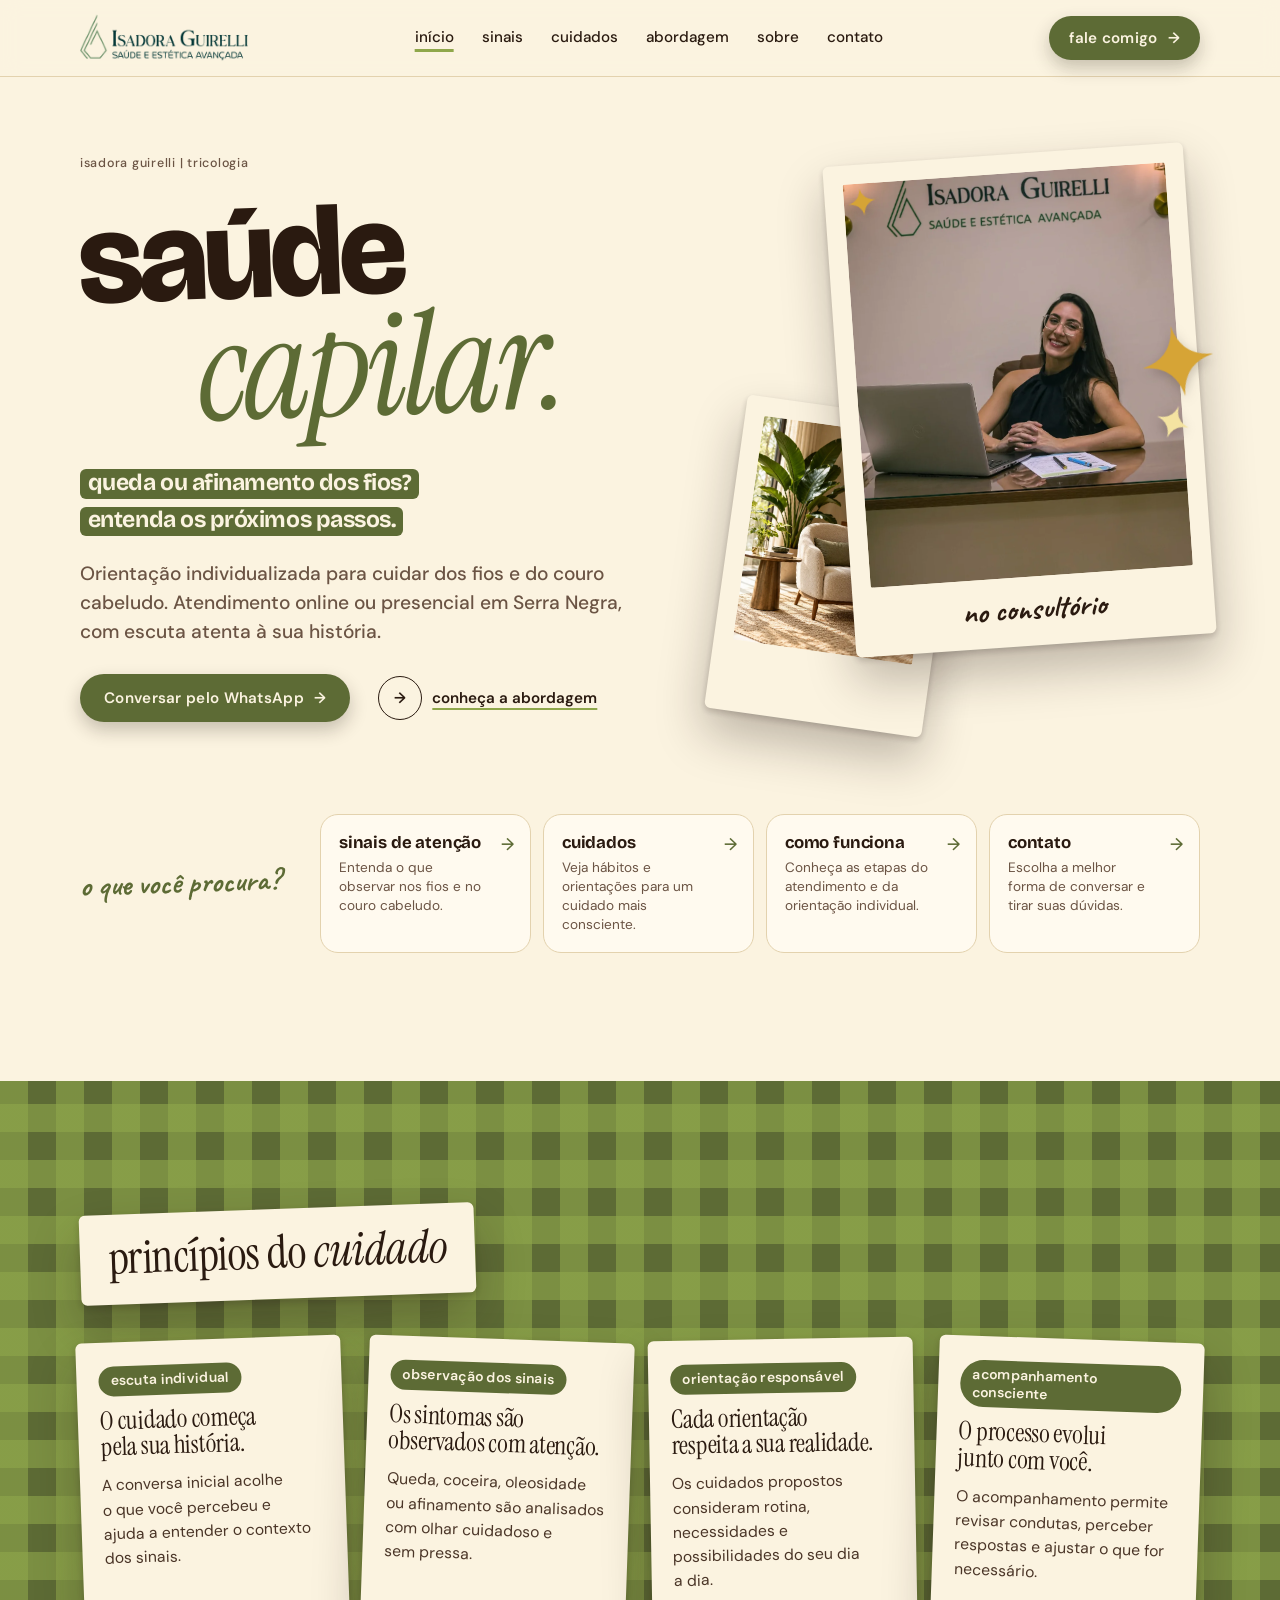
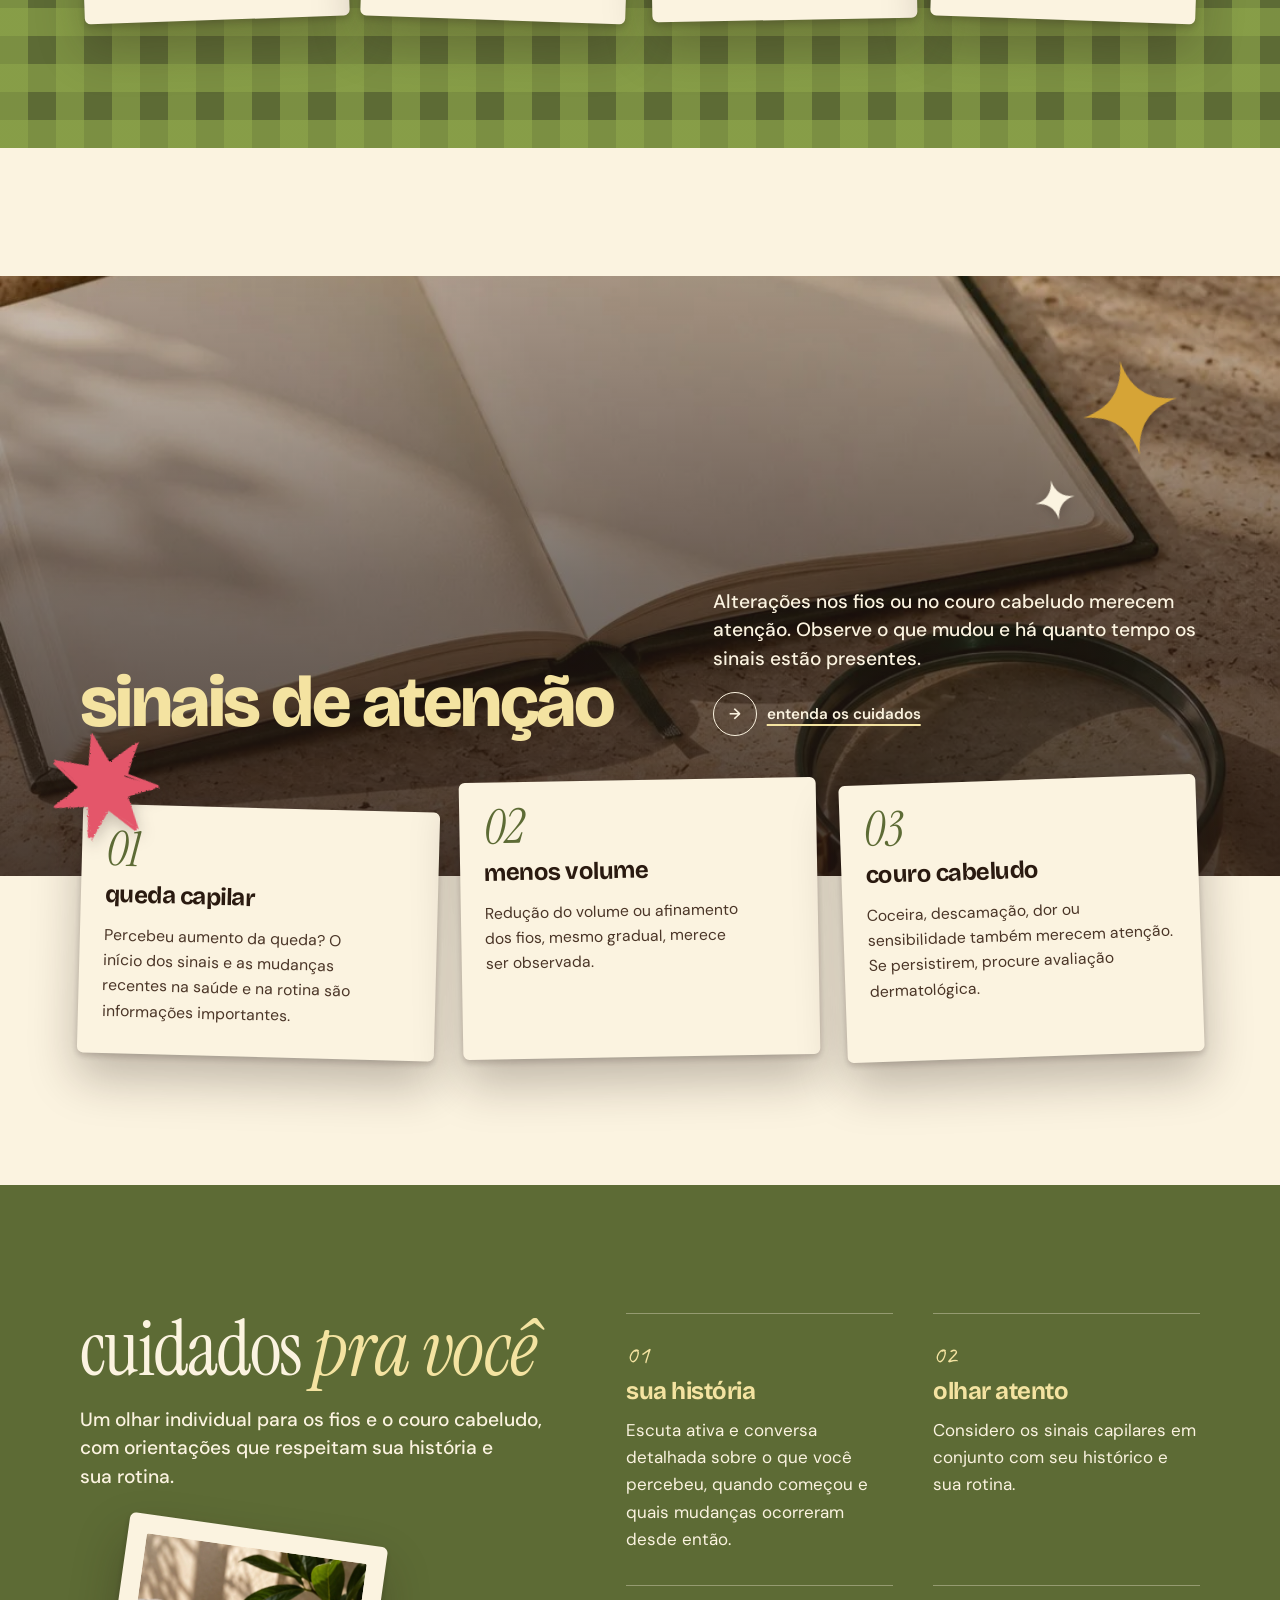
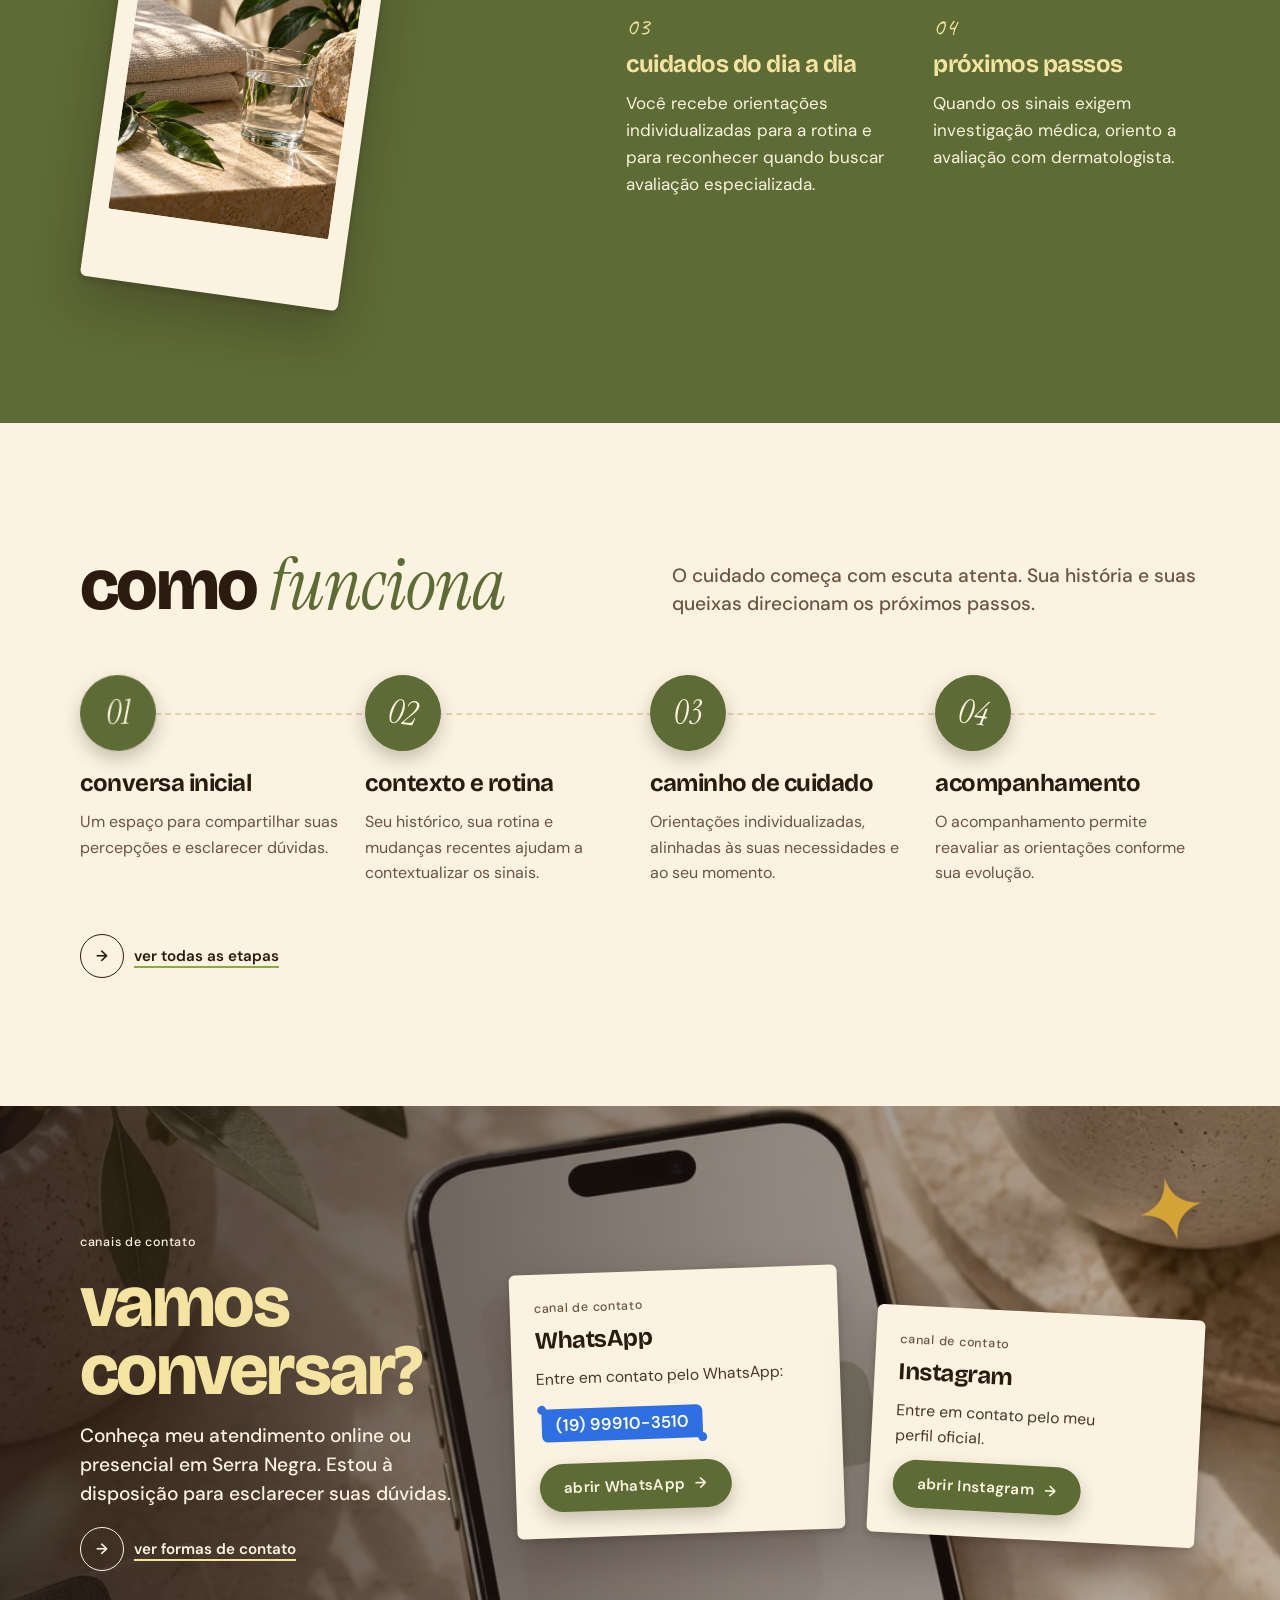
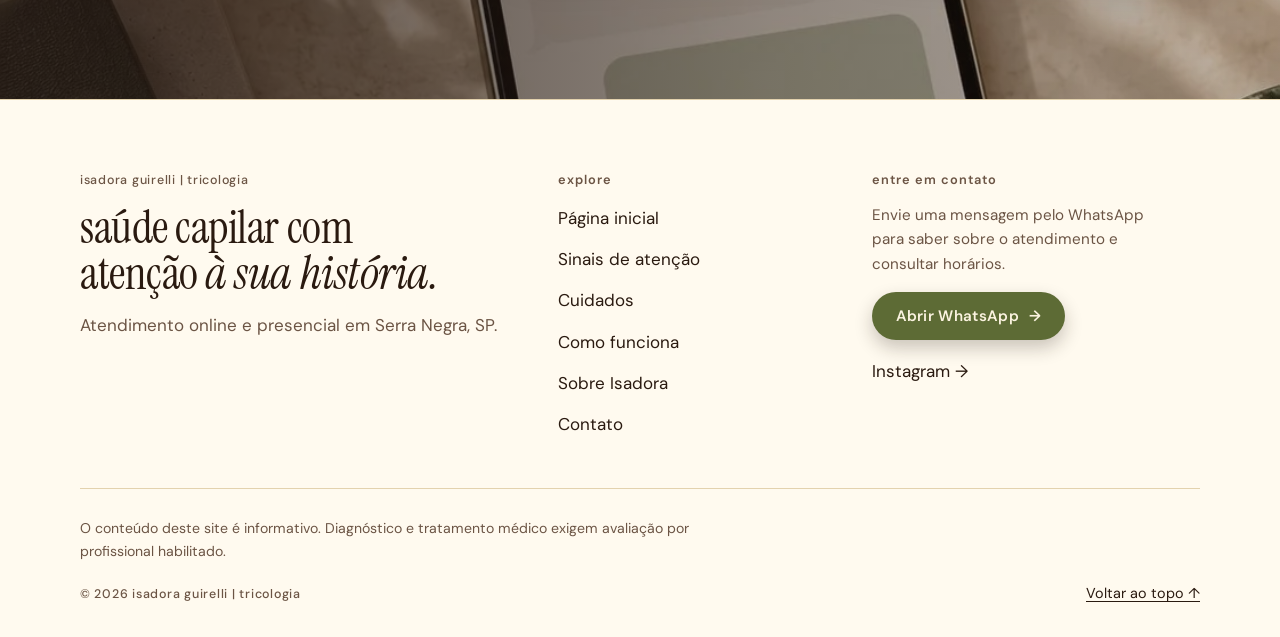
<file: index.html>
<!DOCTYPE html>
<html lang="pt-BR">
<head>
<meta charset="utf-8"/>
<meta name="viewport" content="width=device-width,initial-scale=1"/>
<meta name="theme-color" content="#fbf3e0"/>
<meta name="description" content="Saúde Capilar: sinais, histórico clínico e cuidados individualizados com Isadora Guirelli."/>
<title>Isadora Guirelli | Tricologia</title>
<link rel="preconnect" href="https://fonts.googleapis.com"/>
<link rel="preconnect" href="https://fonts.gstatic.com" crossorigin=""/>
<link rel="stylesheet" href="https://fonts.googleapis.com/css2?family=Bricolage+Grotesque:opsz,wght@12..96,400..800&amp;family=Caveat:wght@500;700&amp;family=DM+Sans:ital,wght@0,400;0,500;0,600;1,400&amp;family=Instrument+Serif:ital@0;1&amp;display=swap"/>
<link rel="stylesheet" href="styles.css"/>
<link rel="icon" href="assets/favicon.svg" type="image/svg+xml"/>
<meta property="og:type" content="website"/>
<meta property="og:locale" content="pt_BR"/>
<meta property="og:site_name" content="Isadora Guirelli"/>
<meta property="og:title" content="Isadora Guirelli | Tricologia"/>
<meta property="og:description" content="Saúde Capilar: sinais, histórico clínico e cuidados individualizados com Isadora Guirelli."/>
<meta name="twitter:card" content="summary_large_image"/>
<script type="application/ld+json">{"@context": "https://schema.org", "@type": "HealthAndBeautyBusiness", "name": "Isadora Guirelli", "description": "Saúde Capilar: sinais, histórico clínico e cuidados individualizados com Isadora Guirelli.", "telephone": "+55 19 99910-3510", "address": {"@type": "PostalAddress", "addressLocality": "Serra Negra", "addressRegion": "SP", "addressCountry": "BR"}, "sameAs": ["https://www.instagram.com/isadoraguirelli/"]}</script>
</head>
<body class="page-index" id="inicio-pagina">
<a class="skip" href="#conteudo">ir para o conteúdo</a>
<svg class="svg-defs" aria-hidden="true" focusable="false"><defs>
<symbol id="cc-spark" viewBox="-50 -50 100 100"><path d="M0 -50 C4 -20 20 -4 50 0 C20 4 4 20 0 50 C-4 20 -20 4 -50 0 C-20 -4 -4 -20 0 -50Z"/></symbol>
<filter id="cc-rough" x="-10%" y="-10%" width="120%" height="120%"><feTurbulence type="fractalNoise" baseFrequency=".9" numOctaves="2" seed="4" result="n"/><feDisplacementMap in="SourceGraphic" in2="n" scale="2.4"/></filter>
<symbol id="cc-crayon" viewBox="0 0 100 100"><g filter="url(#cc-rough)"><polygon points="49.3,4.1 58.7,31.4 86.3,20.1 69.1,46.3 94.2,59.5 67.8,63.0 70.9,91.4 50.4,70.0 30.4,92.5 33.6,63.8 5.6,59.0 30.2,45.6 13.5,20.0 41.9,31.0" fill="#e4576a"/><polygon points="49.0,7.7 56.9,33.6 82.9,21.7 70.3,44.7 93.4,59.6 64.7,61.8 68.0,90.8 48.5,68.0 29.2,88.8 34.8,63.3 6.7,58.4 30.6,47.5 14.0,23.0 41.3,33.5" fill="none" stroke="#e4576a" stroke-width="2.4" stroke-linejoin="round"/></g></symbol>
</defs></svg>
<div class="site-header-shell">
  <div class="reading-progress" aria-hidden="true"><span></span></div>
  <header class="site-header wrap">
    <a class="brand" href="index.html" aria-label="Isadora Guirelli, página inicial"><img src="assets/logo-isadora-guirelli.png" alt="Isadora Guirelli — Saúde e Estética Avançada" width="384" height="110"/></a>
    <nav class="nav" id="nav" aria-label="Navegação principal">
      <a href="index.html" aria-current="page"><span>início</span><small>Conheça o atendimento</small></a>
      <a href="sinais.html"><span>sinais</span><small>O que observar</small></a>
      <a href="cuidados.html"><span>cuidados</span><small>Orientações para a rotina</small></a>
      <a href="abordagem.html"><span>abordagem</span><small>Como funciona o cuidado</small></a>
      <a href="sobre.html"><span>sobre</span><small>Conheça Isadora</small></a>
      <a href="contato.html"><span>contato</span><small>Vamos conversar</small></a>
      <div class="nav-mobile-note"><span>um cuidado que começa pela escuta.</span><a class="btn btn--olive" href="https://wa.me/5519999103510" data-whatsapp-link target="_blank" rel="noopener noreferrer">Conversar pelo WhatsApp <span aria-hidden="true">→</span><span class="sr-only"> (abre em nova aba)</span></a></div>
    </nav>
    <div class="header-actions">
      <a class="btn btn--olive talk" href="contato.html">fale comigo <span aria-hidden="true">→</span></a>
      <button class="menu-toggle" type="button" aria-expanded="false" aria-controls="nav" aria-label="Abrir menu">
        <span class="menu-toggle-label">menu</span><span class="menu-toggle-icon" aria-hidden="true"><i></i><i></i></span>
      </button>
    </div>
  </header>
</div>
<main id="conteudo" tabindex="-1">
<section class="hero wrap" id="inicio">
  <div class="hero-copy">
    <span class="eyebrow credit">isadora guirelli | tricologia</span>
    <h1 class="hero-title display-xl"><span>saúde</span><span><span class="grifo">capilar.</span></span></h1>
    <h2 class="bars display-sm"><span class="bar bar--olive">queda ou afinamento dos fios?</span><span class="bar bar--olive">entenda os próximos passos.</span></h2>
    <p class="lead body-lg">Orientação individualizada para cuidar dos fios e do couro cabeludo. Atendimento online ou presencial em Serra Negra, com escuta atenta à sua história.</p>
    <div class="hero-actions">
      <a class="btn btn--olive" href="https://wa.me/5519999103510" data-whatsapp-link target="_blank" rel="noopener noreferrer">Conversar pelo WhatsApp <span aria-hidden="true">→</span><span class="sr-only"> (abre em nova aba)</span></a>
      <a class="text-link" href="abordagem.html" aria-label="Conheça como funciona a abordagem de Isadora"><span class="round" aria-hidden="true">→</span><span class="txt">conheça a abordagem</span></a>
    </div>
  </div>
  <div class="hero-collage">
    <figure class="polaroid polaroid--back" aria-hidden="true"><img src="assets/sobre-ilustracao.webp" alt="" width="1122" height="1402" loading="lazy"/></figure>
    <figure class="polaroid polaroid--main"><img src="assets/isadora-guirelli-consultorio.webp" alt="Isadora Guirelli em seu consultório" width="871" height="1548" fetchpriority="high"/><figcaption class="hand-lg">no consultório</figcaption></figure>
    <svg class="spark spark--a" aria-hidden="true" focusable="false"><use href="#cc-spark"/></svg>
    <svg class="spark spark--butter spark--b" aria-hidden="true" focusable="false"><use href="#cc-spark"/></svg>
    <svg class="spark spark--c" aria-hidden="true" focusable="false"><use href="#cc-spark"/></svg>
  </div>
</section>

<nav class="quick-paths wrap" aria-label="Ir para seções desta página">
  <p class="hand-lg">o que você procura?</p>
  <div class="quick-path-links"><a href="#sinais"><span class="quick-path-title">sinais de atenção</span><small>Entenda o que observar nos fios e no couro cabeludo.</small><b aria-hidden="true">→</b></a><a href="#cuidados"><span class="quick-path-title">cuidados</span><small>Veja hábitos e orientações para um cuidado mais consciente.</small><b aria-hidden="true">→</b></a><a href="#etapas"><span class="quick-path-title">como funciona</span><small>Conheça as etapas do atendimento e da orientação individual.</small><b aria-hidden="true">→</b></a><a href="#contato"><span class="quick-path-title">contato</span><small>Escolha a melhor forma de conversar e tirar suas dúvidas.</small><b aria-hidden="true">→</b></a></div>
</nav>

<section class="principles" aria-labelledby="principios-title">
  <div class="gingham" aria-hidden="true"></div>
  <div class="wrap">
    <div class="principles-head"><h2 class="serif-lg" id="principios-title">princípios do <span class="serif-italic">cuidado</span></h2></div>
    <div class="principles-grid">
<article class="stat"><span class="stat-label label">escuta individual</span><h3>O cuidado começa pela sua história.</h3><p>A conversa inicial acolhe o que você percebeu e ajuda a entender o contexto dos sinais.</p></article>
<article class="stat"><span class="stat-label label">observação dos sinais</span><h3>Os sintomas são observados com atenção.</h3><p>Queda, coceira, oleosidade ou afinamento são analisados com olhar cuidadoso e sem pressa.</p></article>
<article class="stat"><span class="stat-label label">orientação responsável</span><h3>Cada orientação respeita a sua realidade.</h3><p>Os cuidados propostos consideram rotina, necessidades e possibilidades do seu dia a dia.</p></article>
<article class="stat"><span class="stat-label label">acompanhamento consciente</span><h3>O processo evolui junto com você.</h3><p>O acompanhamento permite revisar condutas, perceber respostas e ajustar o que for necessário.</p></article>
    </div>
  </div>
</section>

<section class="signals" id="sinais" aria-labelledby="sinais-title">
  <div class="signals-photo">
    <img src="assets/sinais-ilustracao.webp" alt="" width="1122" height="1402" loading="lazy"/>
    <svg class="spark spark--a" aria-hidden="true" focusable="false"><use href="#cc-spark"/></svg>
    <svg class="spark spark--paper spark--b" aria-hidden="true" focusable="false"><use href="#cc-spark"/></svg>
    <div class="wrap signals-copy">
      <h2 class="display-lg" id="sinais-title">sinais de atenção</h2>
      <div>
        <p class="intro body-lg">Alterações nos fios ou no couro cabeludo merecem atenção. Observe o que mudou e há quanto tempo os sinais estão presentes.</p>
        <a class="text-link" href="cuidados.html"><span class="round" aria-hidden="true">→</span><span class="txt">entenda os cuidados</span></a>
      </div>
    </div>
  </div>
  <div class="wrap">
    <div class="features">
      <svg class="crayon" aria-hidden="true" focusable="false"><use href="#cc-crayon"/></svg>
<article class="feature"><span class="index" aria-hidden="true">01</span><h3 class="display-sm">queda capilar</h3><p>Percebeu aumento da queda? O início dos sinais e as mudanças recentes na saúde e na rotina são informações importantes.</p></article>
<article class="feature"><span class="index" aria-hidden="true">02</span><h3 class="display-sm">menos volume</h3><p>Redução do volume ou afinamento dos fios, mesmo gradual, merece ser observada.</p></article>
<article class="feature"><span class="index" aria-hidden="true">03</span><h3 class="display-sm">couro cabeludo</h3><p>Coceira, descamação, dor ou sensibilidade também merecem atenção. Se persistirem, procure avaliação dermatológica.</p></article>
    </div>
  </div>
</section>

<section class="care" id="cuidados" aria-labelledby="cuidados-title">
  <div class="wrap care-grid">
    <div class="care-label">
      <h2 class="serif-xl" id="cuidados-title">cuidados <span class="grifo">pra você</span></h2>
      <p class="body-lg">Um olhar individual para os fios e o couro cabeludo, com orientações que respeitam sua história e sua rotina.</p>
      <figure class="polaroid" aria-hidden="true"><img src="assets/cuidados-ilustracao.webp" alt="" width="1122" height="1402" loading="lazy"/></figure>
    </div>
    <div class="service-grid">
<article class="service"><span class="num" aria-hidden="true">01</span><h3 class="display-sm">sua história</h3><p>Escuta ativa e conversa detalhada sobre o que você percebeu, quando começou e quais mudanças ocorreram desde então.</p></article>
<article class="service"><span class="num" aria-hidden="true">02</span><h3 class="display-sm">olhar atento</h3><p>Considero os sinais capilares em conjunto com seu histórico e sua rotina.</p></article>
<article class="service"><span class="num" aria-hidden="true">03</span><h3 class="display-sm">cuidados do dia a dia</h3><p>Você recebe orientações individualizadas para a rotina e para reconhecer quando buscar avaliação especializada.</p></article>
<article class="service"><span class="num" aria-hidden="true">04</span><h3 class="display-sm">próximos passos</h3><p>Quando os sinais exigem investigação médica, oriento a avaliação com dermatologista.</p></article>
    </div>
  </div>
</section>

<section class="process wrap" id="etapas" aria-labelledby="etapas-title">
  <div class="process-head">
    <h2 class="display-lg" id="etapas-title">como <span class="grifo">funciona</span></h2>
    <p class="body-lg">O cuidado começa com escuta atenta. Sua história e suas queixas direcionam os próximos passos.</p>
  </div>
  <div class="timeline">
<article class="timeline-card"><div class="mark-num" aria-hidden="true">01</div><h3 class="display-sm">conversa inicial</h3><p>Um espaço para compartilhar suas percepções e esclarecer dúvidas.</p></article>
<article class="timeline-card"><div class="mark-num" aria-hidden="true">02</div><h3 class="display-sm">contexto e rotina</h3><p>Seu histórico, sua rotina e mudanças recentes ajudam a contextualizar os sinais.</p></article>
<article class="timeline-card"><div class="mark-num" aria-hidden="true">03</div><h3 class="display-sm">caminho de cuidado</h3><p>Orientações individualizadas, alinhadas às suas necessidades e ao seu momento.</p></article>
<article class="timeline-card"><div class="mark-num" aria-hidden="true">04</div><h3 class="display-sm">acompanhamento</h3><p>O acompanhamento permite reavaliar as orientações conforme sua evolução.</p></article>
  </div>
  <div class="process-actions"><a class="text-link" href="abordagem.html"><span class="round" aria-hidden="true">→</span><span class="txt">ver todas as etapas</span></a></div>
</section>

<section class="contact" id="contato" aria-labelledby="contato-title">
  <img src="assets/contato-ilustracao.webp" alt="" width="1122" height="1402" loading="lazy"/>
  <svg class="spark spark--x" aria-hidden="true" focusable="false"><use href="#cc-spark"/></svg>
  <div class="wrap contact-grid">
    <div class="contact-intro">
      <span class="eyebrow credit">canais de contato</span>
      <h2 class="display-lg" id="contato-title">vamos conversar?</h2>
      <p class="body-lg">Conheça meu atendimento online ou presencial em Serra Negra. Estou à disposição para esclarecer suas dúvidas.</p>
      <a class="text-link" href="contato.html"><span class="round" aria-hidden="true">→</span><span class="txt">ver formas de contato</span></a>
    </div>
      <div class="contact-card contact-card--whatsapp">
        <span class="eyebrow credit">canal de contato</span>
        <h3 class="display-sm">WhatsApp</h3>
        <p>Entre em contato pelo WhatsApp:</p>
        <span class="select">(19) 99910-3510</span>
        <a class="btn btn--olive" href="https://wa.me/5519999103510" data-whatsapp-link target="_blank" rel="noopener noreferrer" aria-label="Abrir meu WhatsApp oficial em nova aba">abrir WhatsApp <span aria-hidden="true">→</span></a>
      </div>
      <div class="contact-card">
        <span class="eyebrow credit">canal de contato</span>
        <h3 class="display-sm">Instagram</h3>
        <p>Entre em contato pelo meu perfil oficial.</p>
        <a class="btn btn--olive" href="https://www.instagram.com/isadoraguirelli/" target="_blank" rel="noopener noreferrer" aria-label="Abrir meu perfil oficial no Instagram em nova aba">abrir Instagram <span aria-hidden="true">→</span></a>
      </div>
  </div>
</section>
</main>
<footer class="site-footer" id="rodape">
  <div class="wrap">
    <div class="footer-main">
      <div class="footer-statement">
        <span class="eyebrow credit">isadora guirelli | tricologia</span>
        <h2 class="serif-lg">saúde capilar com atenção <span class="serif-italic">à sua história.</span></h2>
        <p>Atendimento online e presencial em Serra Negra, SP.</p>
      </div>
      <div class="footer-links-group">
        <h3>explore</h3>
        <a href="index.html">Página inicial</a>
        <a href="sinais.html">Sinais de atenção</a>
        <a href="cuidados.html">Cuidados</a>
        <a href="abordagem.html">Como funciona</a>
        <a href="sobre.html">Sobre Isadora</a>
        <a href="contato.html">Contato</a>
      </div>
      <div class="footer-links-group">
        <h3>entre em contato</h3>
        <p>Envie uma mensagem pelo WhatsApp para saber sobre o atendimento e consultar horários.</p>
        <a class="btn btn--olive footer-whatsapp" href="https://wa.me/5519999103510" data-whatsapp-link target="_blank" rel="noopener noreferrer">Abrir WhatsApp <span aria-hidden="true">→</span><span class="sr-only"> (abre em nova aba)</span></a>
        <a href="https://www.instagram.com/isadoraguirelli/" target="_blank" rel="noopener noreferrer">Instagram <span aria-hidden="true">→</span><span class="sr-only"> (abre em nova aba)</span></a>
      </div>
    </div>
    <div class="footer-bottom">
      <p>O conteúdo deste site é informativo. Diagnóstico e tratamento médico exigem avaliação por profissional habilitado.</p>
      <div><span class="credit">© 2026 isadora guirelli | tricologia</span><a href="#inicio-pagina">Voltar ao topo ↑</a></div>
    </div>
  </div>
</footer>
<script defer src="site.js"></script>
</body>
</html>
</file>
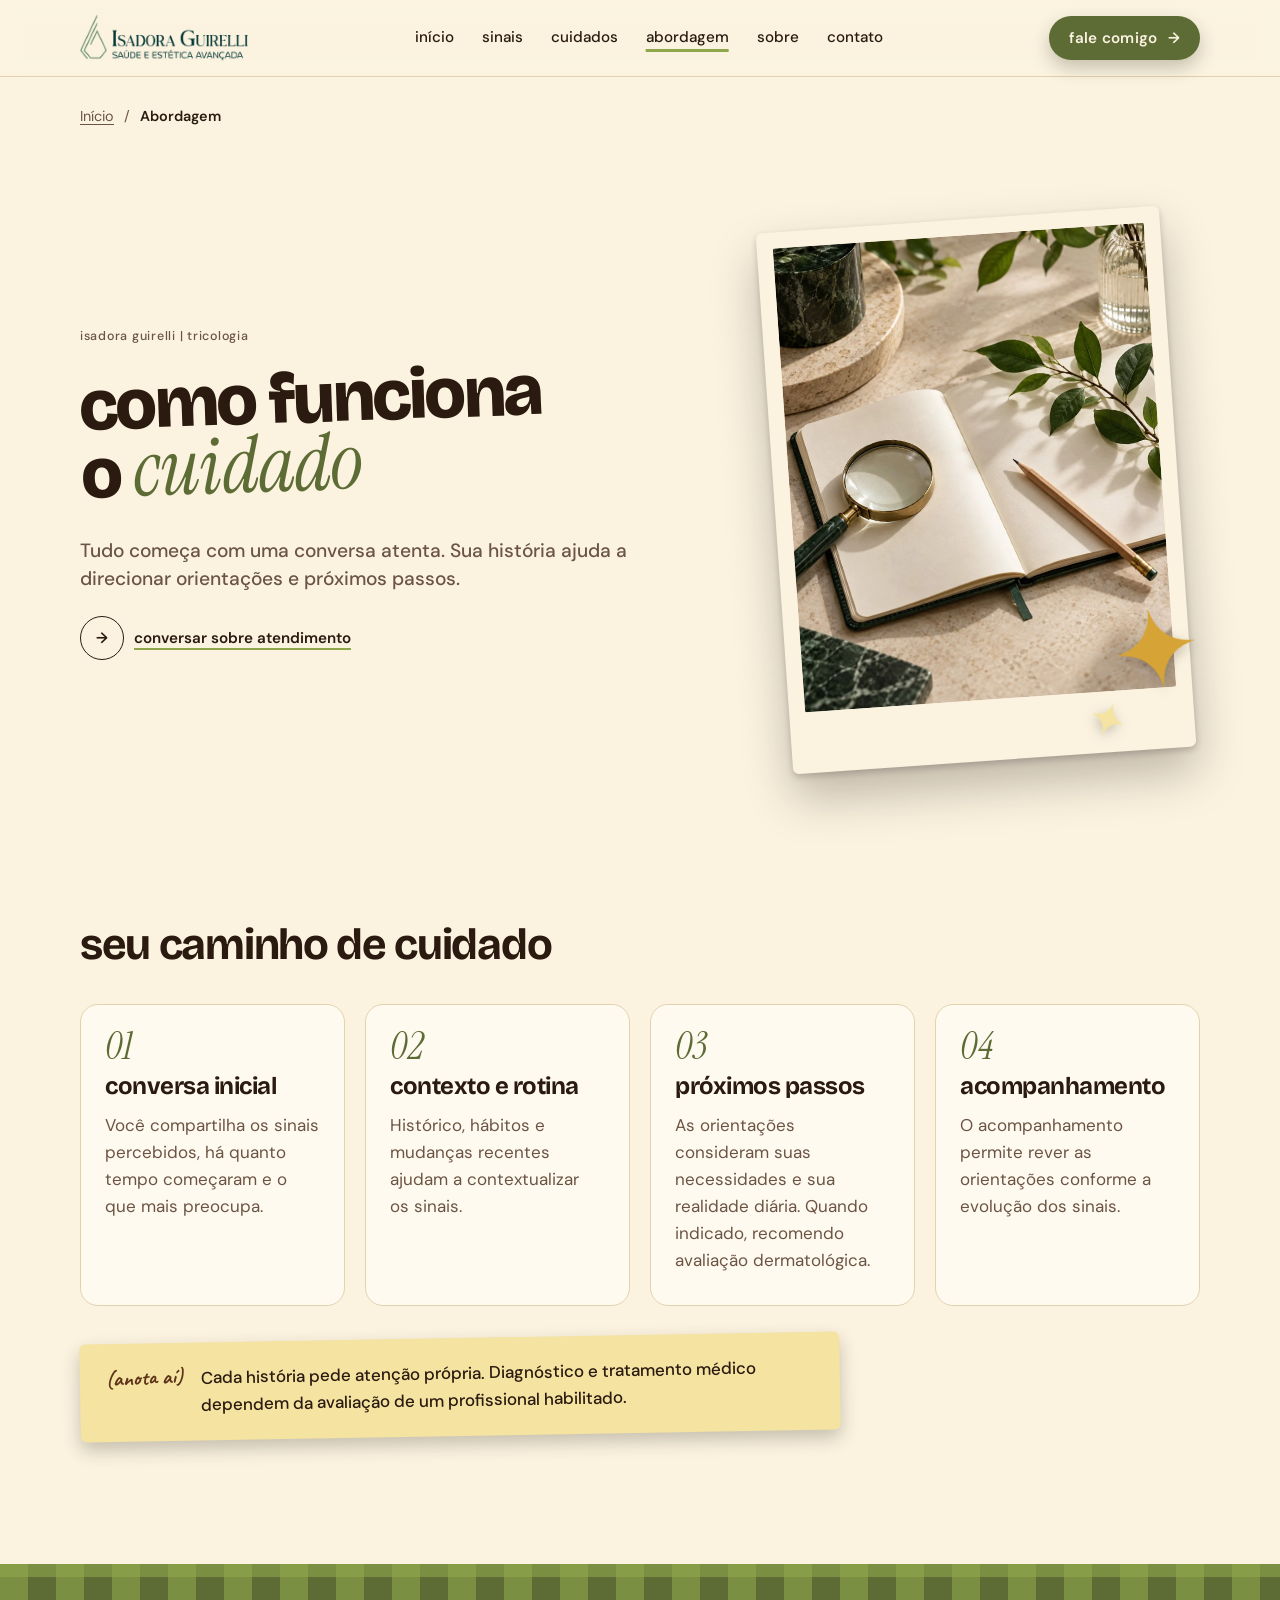
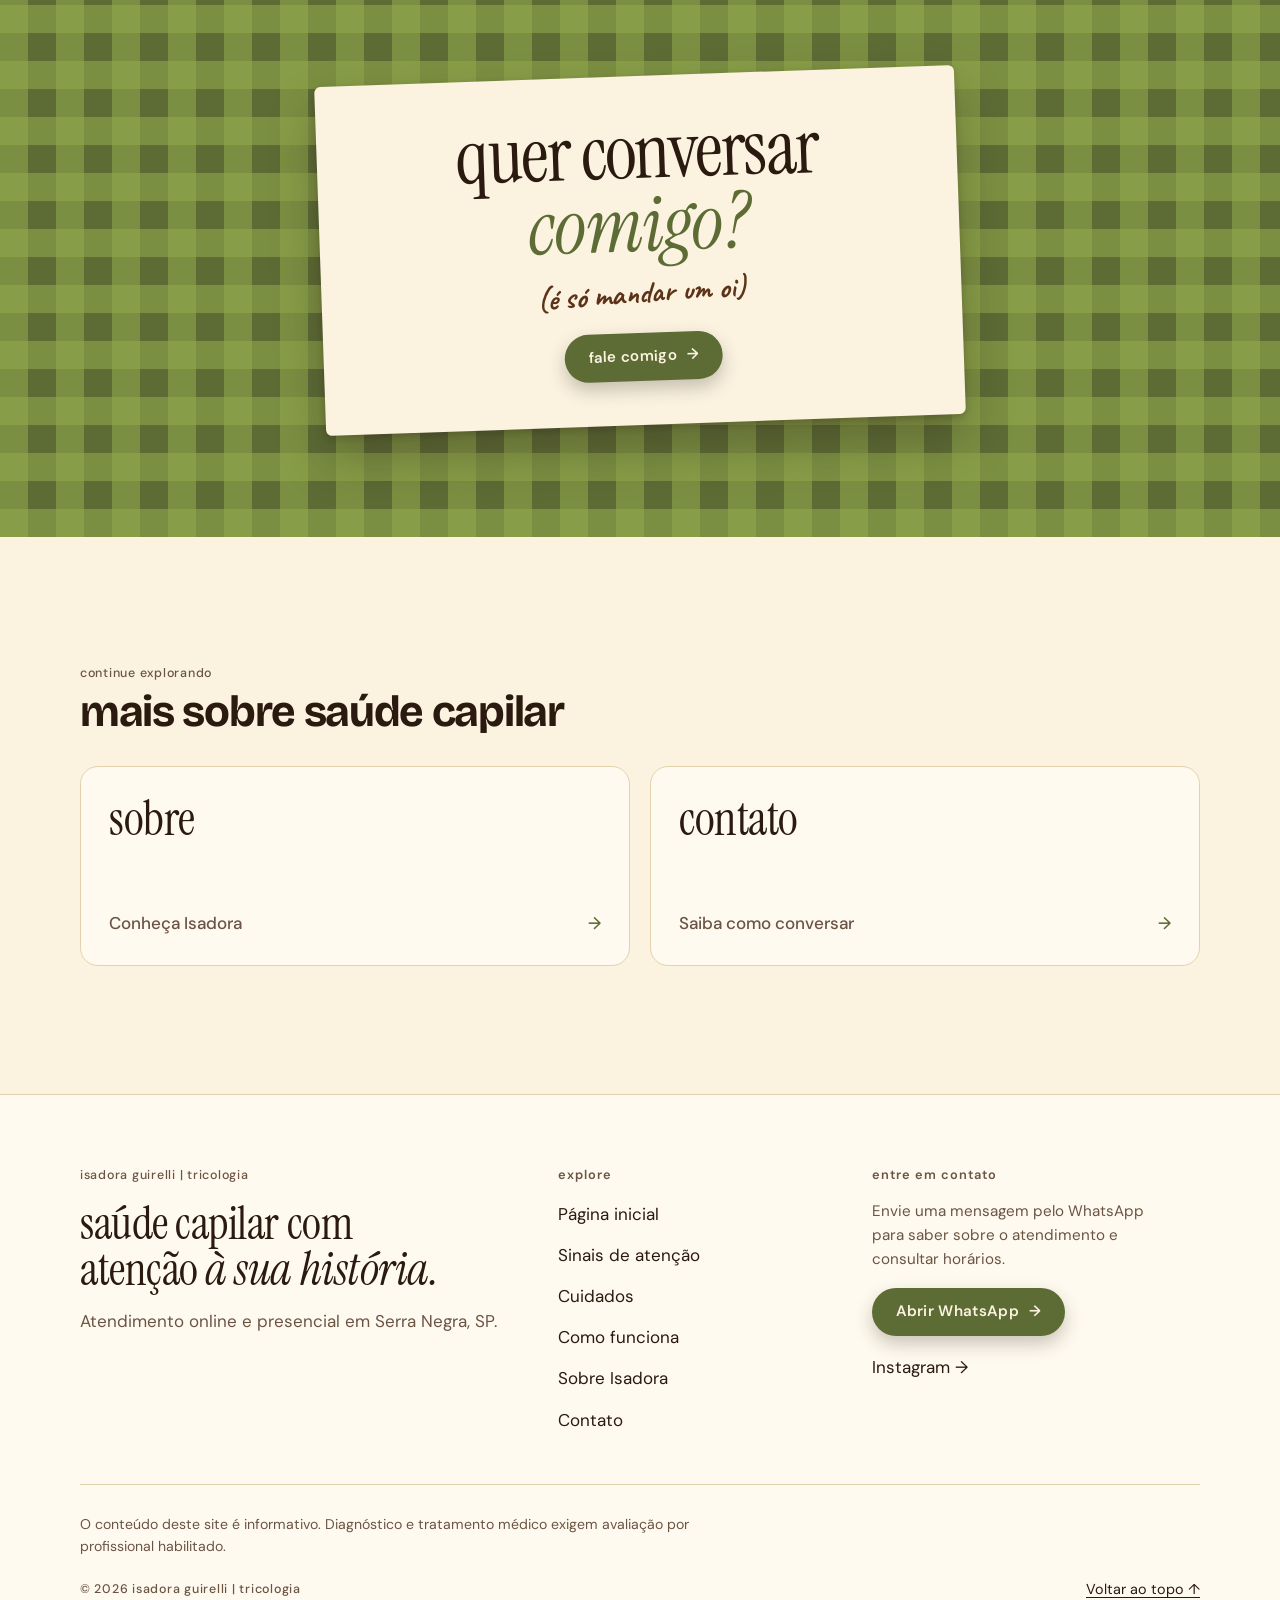
<file: abordagem.html>
<!DOCTYPE html>
<html lang="pt-BR">
<head>
<meta charset="utf-8"/>
<meta name="viewport" content="width=device-width,initial-scale=1"/>
<meta name="theme-color" content="#fbf3e0"/>
<meta name="description" content="A conversa segue quatro etapas: entender os sinais, reunir o contexto, orientar os próximos passos e acompanhar a evolução."/>
<title>Abordagem | Isadora Guirelli</title>
<link rel="preconnect" href="https://fonts.googleapis.com"/>
<link rel="preconnect" href="https://fonts.gstatic.com" crossorigin=""/>
<link rel="stylesheet" href="https://fonts.googleapis.com/css2?family=Bricolage+Grotesque:opsz,wght@12..96,400..800&amp;family=Caveat:wght@500;700&amp;family=DM+Sans:ital,wght@0,400;0,500;0,600;1,400&amp;family=Instrument+Serif:ital@0;1&amp;display=swap"/>
<link rel="stylesheet" href="styles.css"/>
<link rel="icon" href="assets/favicon.svg" type="image/svg+xml"/>
<meta property="og:type" content="website"/>
<meta property="og:locale" content="pt_BR"/>
<meta property="og:site_name" content="Isadora Guirelli"/>
<meta property="og:title" content="Abordagem | Isadora Guirelli"/>
<meta property="og:description" content="A conversa segue quatro etapas: entender os sinais, reunir o contexto, orientar os próximos passos e acompanhar a evolução."/>
<meta name="twitter:card" content="summary_large_image"/>
<script type="application/ld+json">{"@context": "https://schema.org", "@type": "HealthAndBeautyBusiness", "name": "Isadora Guirelli", "description": "Saúde Capilar: sinais, histórico clínico e cuidados individualizados com Isadora Guirelli.", "telephone": "+55 19 99910-3510", "address": {"@type": "PostalAddress", "addressLocality": "Serra Negra", "addressRegion": "SP", "addressCountry": "BR"}, "sameAs": ["https://www.instagram.com/isadoraguirelli/"]}</script>
</head>
<body class="page-abordagem" id="inicio-pagina">
<a class="skip" href="#conteudo">ir para o conteúdo</a>
<svg class="svg-defs" aria-hidden="true" focusable="false"><defs>
<symbol id="cc-spark" viewBox="-50 -50 100 100"><path d="M0 -50 C4 -20 20 -4 50 0 C20 4 4 20 0 50 C-4 20 -20 4 -50 0 C-20 -4 -4 -20 0 -50Z"/></symbol>
<filter id="cc-rough" x="-10%" y="-10%" width="120%" height="120%"><feTurbulence type="fractalNoise" baseFrequency=".9" numOctaves="2" seed="4" result="n"/><feDisplacementMap in="SourceGraphic" in2="n" scale="2.4"/></filter>
<symbol id="cc-crayon" viewBox="0 0 100 100"><g filter="url(#cc-rough)"><polygon points="49.3,4.1 58.7,31.4 86.3,20.1 69.1,46.3 94.2,59.5 67.8,63.0 70.9,91.4 50.4,70.0 30.4,92.5 33.6,63.8 5.6,59.0 30.2,45.6 13.5,20.0 41.9,31.0" fill="#e4576a"/><polygon points="49.0,7.7 56.9,33.6 82.9,21.7 70.3,44.7 93.4,59.6 64.7,61.8 68.0,90.8 48.5,68.0 29.2,88.8 34.8,63.3 6.7,58.4 30.6,47.5 14.0,23.0 41.3,33.5" fill="none" stroke="#e4576a" stroke-width="2.4" stroke-linejoin="round"/></g></symbol>
</defs></svg>
<div class="site-header-shell">
  <div class="reading-progress" aria-hidden="true"><span></span></div>
  <header class="site-header wrap">
    <a class="brand" href="index.html" aria-label="Isadora Guirelli, página inicial"><img src="assets/logo-isadora-guirelli.png" alt="Isadora Guirelli — Saúde e Estética Avançada" width="384" height="110"/></a>
    <nav class="nav" id="nav" aria-label="Navegação principal">
      <a href="index.html"><span>início</span><small>Conheça o atendimento</small></a>
      <a href="sinais.html"><span>sinais</span><small>O que observar</small></a>
      <a href="cuidados.html"><span>cuidados</span><small>Orientações para a rotina</small></a>
      <a href="abordagem.html" aria-current="page"><span>abordagem</span><small>Como funciona o cuidado</small></a>
      <a href="sobre.html"><span>sobre</span><small>Conheça Isadora</small></a>
      <a href="contato.html"><span>contato</span><small>Vamos conversar</small></a>
      <div class="nav-mobile-note"><span>um cuidado que começa pela escuta.</span><a class="btn btn--olive" href="https://wa.me/5519999103510" data-whatsapp-link target="_blank" rel="noopener noreferrer">Conversar pelo WhatsApp <span aria-hidden="true">→</span><span class="sr-only"> (abre em nova aba)</span></a></div>
    </nav>
    <div class="header-actions">
      <a class="btn btn--olive talk" href="contato.html">fale comigo <span aria-hidden="true">→</span></a>
      <button class="menu-toggle" type="button" aria-expanded="false" aria-controls="nav" aria-label="Abrir menu">
        <span class="menu-toggle-label">menu</span><span class="menu-toggle-icon" aria-hidden="true"><i></i><i></i></span>
      </button>
    </div>
  </header>
</div>
<main id="conteudo" tabindex="-1">
<nav class="breadcrumb wrap" aria-label="Localização na página"><a href="index.html">Início</a><span aria-hidden="true">/</span><span aria-current="page">Abordagem</span></nav>
<section class="page-hero wrap">
  <div class="page-hero-copy">
    <span class="eyebrow credit">isadora guirelli | tricologia</span>
    <h1 class="display-lg">como funciona o <span class="grifo">cuidado</span></h1>
    <p class="lead body-lg">Tudo começa com uma conversa atenta. Sua história ajuda a direcionar orientações e próximos passos.</p>
    <a class="text-link" href="contato.html"><span class="round" aria-hidden="true">→</span><span class="txt">conversar sobre atendimento</span></a>
  </div>
  <div class="page-hero-collage" aria-hidden="true">
    <figure class="polaroid"><img src="assets/abordagem-ilustracao.webp" alt="" width="1122" height="1402" fetchpriority="high"/></figure>
    <svg class="spark spark--a" aria-hidden="true" focusable="false"><use href="#cc-spark"/></svg>
    <svg class="spark spark--butter spark--b" aria-hidden="true" focusable="false"><use href="#cc-spark"/></svg>
  </div>
</section>

<section class="page-section wrap" aria-labelledby="sec-title">
  <h2 class="display-md" id="sec-title">seu caminho de cuidado</h2>
  <div class="detail-grid detail-grid--steps">
<article class="detail-card"><span class="num" aria-hidden="true">01</span><h3 class="display-sm"><span class="sr-only">01 · </span>conversa inicial</h3><p>Você compartilha os sinais percebidos, há quanto tempo começaram e o que mais preocupa.</p></article>
<article class="detail-card"><span class="num" aria-hidden="true">02</span><h3 class="display-sm"><span class="sr-only">02 · </span>contexto e rotina</h3><p>Histórico, hábitos e mudanças recentes ajudam a contextualizar os sinais.</p></article>
<article class="detail-card"><span class="num" aria-hidden="true">03</span><h3 class="display-sm"><span class="sr-only">03 · </span>próximos passos</h3><p>As orientações consideram suas necessidades e sua realidade diária. Quando indicado, recomendo avaliação dermatológica.</p></article>
<article class="detail-card"><span class="num" aria-hidden="true">04</span><h3 class="display-sm"><span class="sr-only">04 · </span>acompanhamento</h3><p>O acompanhamento permite rever as orientações conforme a evolução dos sinais.</p></article>
  </div>
  <aside class="note" aria-label="Observação"><span class="hand-sm" aria-hidden="true">(anota aí)</span><p>Cada história pede atenção própria. Diagnóstico e tratamento médico dependem da avaliação de um profissional habilitado.</p></aside>
</section>

<section class="cta-band" aria-labelledby="cta-title">
  <div class="gingham" aria-hidden="true"></div>
  <div class="wrap">
    <div class="cta-card">
      <h2 class="serif-xl" id="cta-title">quer conversar <span class="grifo">comigo?</span></h2>
      <p class="hand-lg" aria-hidden="true">(é só mandar um oi)</p>
      <a class="btn btn--olive" href="contato.html">fale comigo <span aria-hidden="true">→</span></a>
    </div>
  </div>
</section>
<nav class="next-links wrap" aria-label="Outras páginas para explorar">
  <div class="next-links-heading"><span class="eyebrow credit">continue explorando</span><h2 class="display-md">mais sobre saúde capilar</h2></div>
  <div class="next-links-grid"><a href="sobre.html"><span class="next-link-label">Sobre</span><span class="next-link-bottom">Conheça Isadora <span aria-hidden="true">→</span></span></a><a href="contato.html"><span class="next-link-label">Contato</span><span class="next-link-bottom">Saiba como conversar <span aria-hidden="true">→</span></span></a></div>
</nav>
</main>
<footer class="site-footer" id="rodape">
  <div class="wrap">
    <div class="footer-main">
      <div class="footer-statement">
        <span class="eyebrow credit">isadora guirelli | tricologia</span>
        <h2 class="serif-lg">saúde capilar com atenção <span class="serif-italic">à sua história.</span></h2>
        <p>Atendimento online e presencial em Serra Negra, SP.</p>
      </div>
      <div class="footer-links-group">
        <h3>explore</h3>
        <a href="index.html">Página inicial</a>
        <a href="sinais.html">Sinais de atenção</a>
        <a href="cuidados.html">Cuidados</a>
        <a href="abordagem.html">Como funciona</a>
        <a href="sobre.html">Sobre Isadora</a>
        <a href="contato.html">Contato</a>
      </div>
      <div class="footer-links-group">
        <h3>entre em contato</h3>
        <p>Envie uma mensagem pelo WhatsApp para saber sobre o atendimento e consultar horários.</p>
        <a class="btn btn--olive footer-whatsapp" href="https://wa.me/5519999103510" data-whatsapp-link target="_blank" rel="noopener noreferrer">Abrir WhatsApp <span aria-hidden="true">→</span><span class="sr-only"> (abre em nova aba)</span></a>
        <a href="https://www.instagram.com/isadoraguirelli/" target="_blank" rel="noopener noreferrer">Instagram <span aria-hidden="true">→</span><span class="sr-only"> (abre em nova aba)</span></a>
      </div>
    </div>
    <div class="footer-bottom">
      <p>O conteúdo deste site é informativo. Diagnóstico e tratamento médico exigem avaliação por profissional habilitado.</p>
      <div><span class="credit">© 2026 isadora guirelli | tricologia</span><a href="#inicio-pagina">Voltar ao topo ↑</a></div>
    </div>
  </div>
</footer>
<script defer src="site.js"></script>
</body>
</html>
</file>
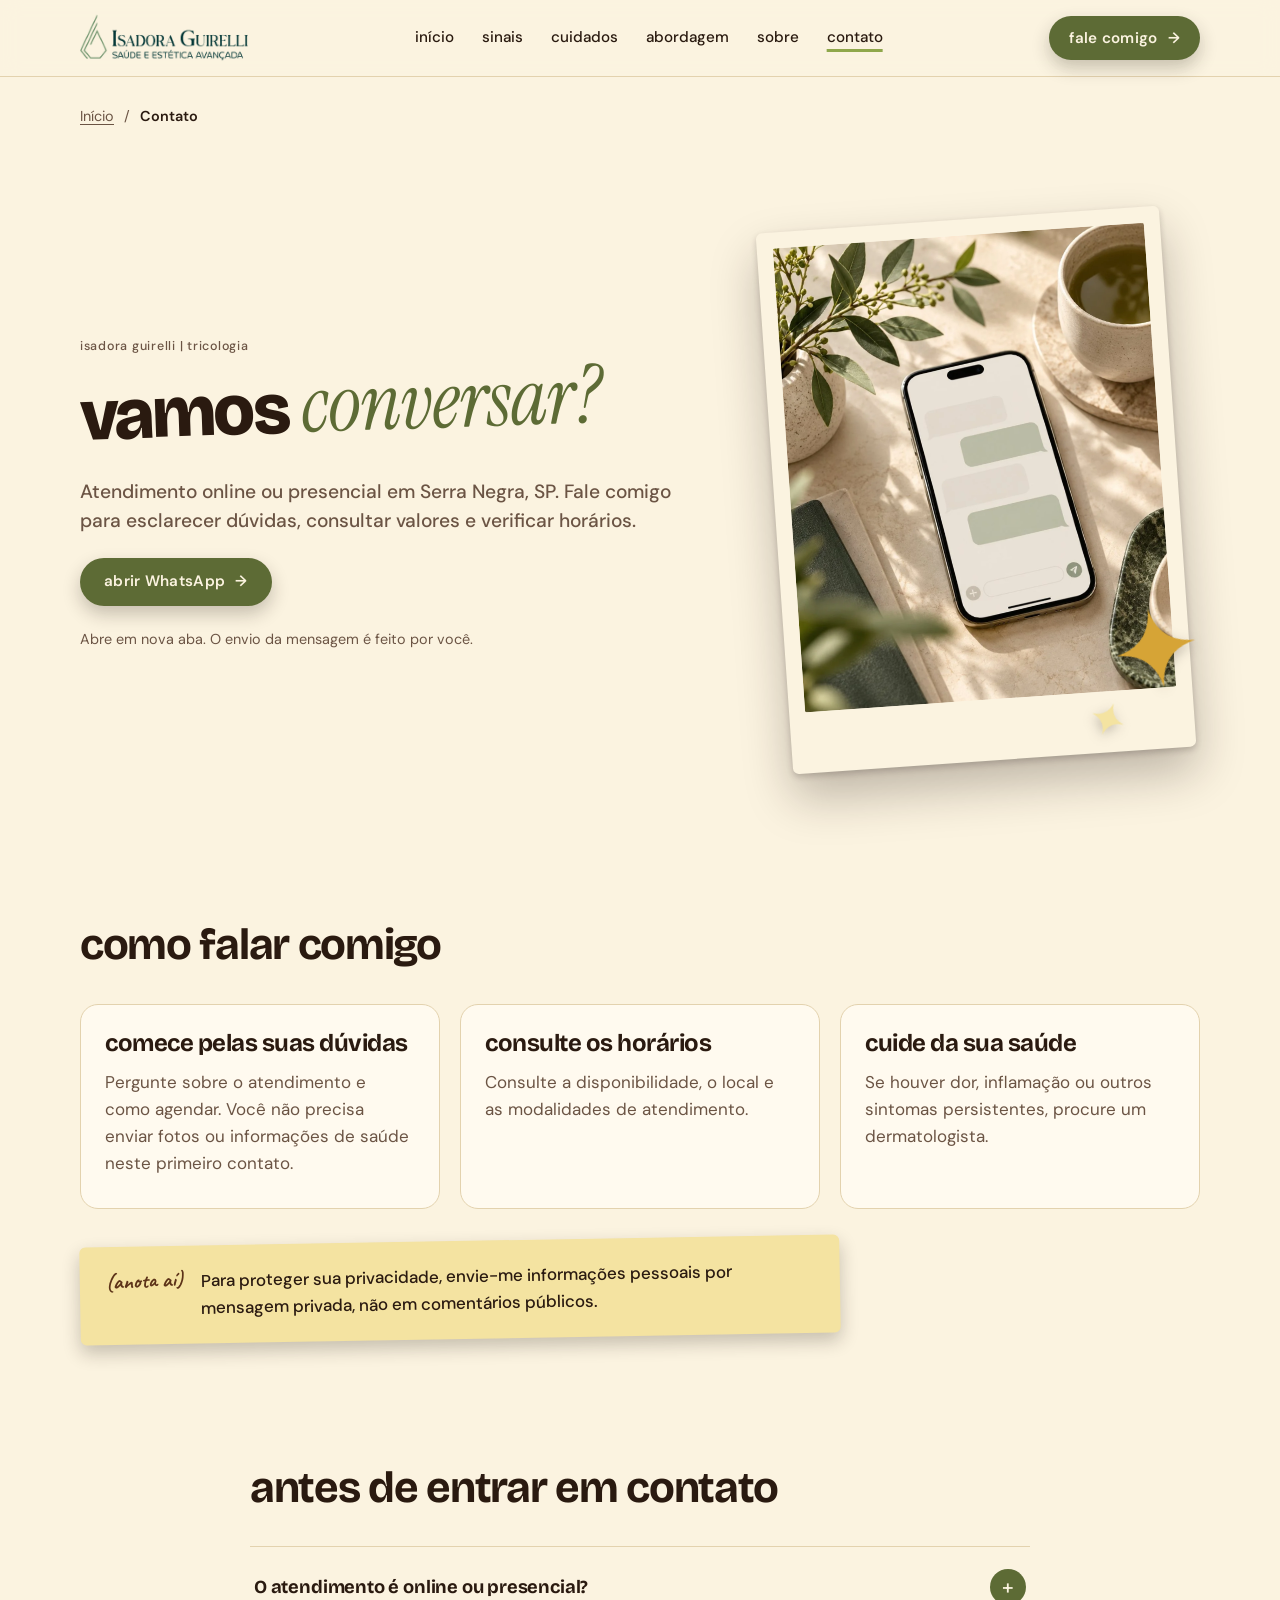
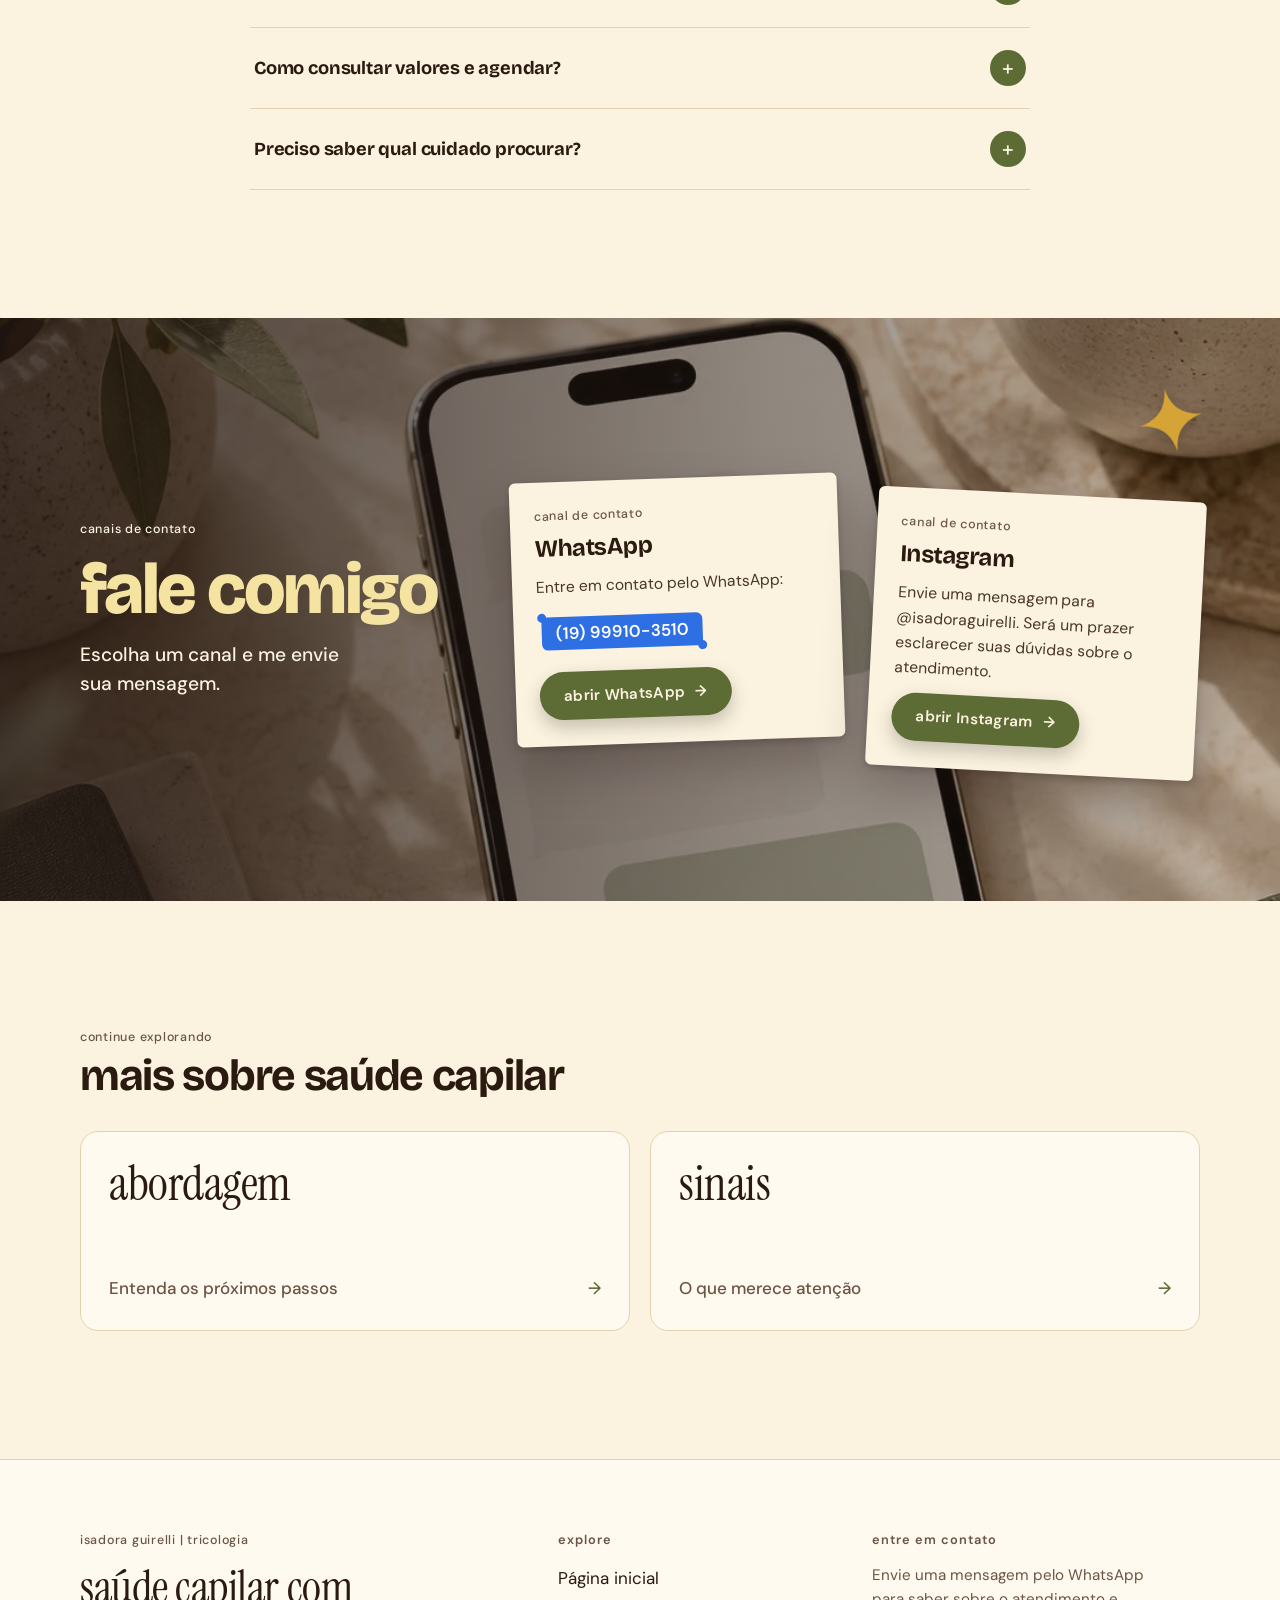
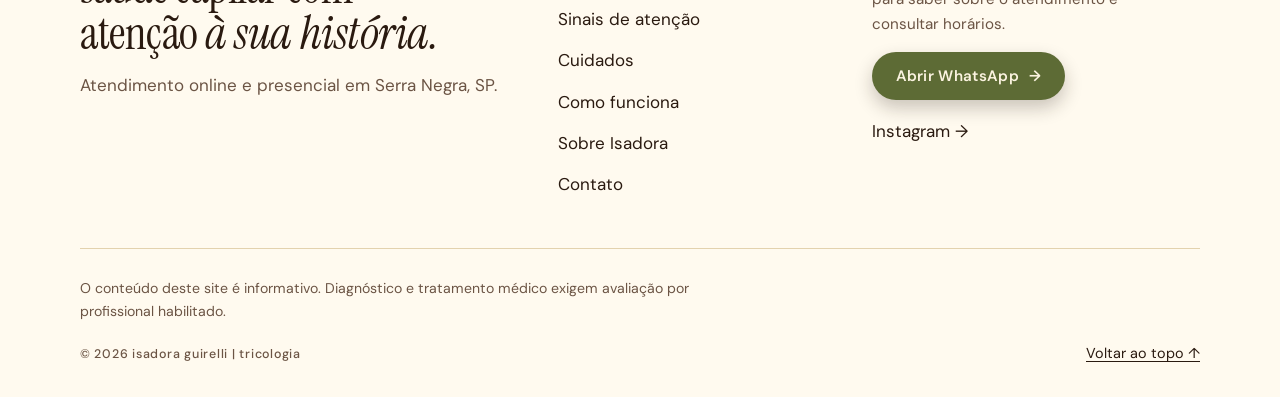
<file: contato.html>
<!DOCTYPE html>
<html lang="pt-BR">
<head>
<meta charset="utf-8"/>
<meta name="viewport" content="width=device-width,initial-scale=1"/>
<meta name="theme-color" content="#fbf3e0"/>
<meta name="description" content="Quer saber mais sobre meu atendimento em Serra Negra? Fale comigo pelo WhatsApp."/>
<title>Contato | Isadora Guirelli</title>
<link rel="preconnect" href="https://fonts.googleapis.com"/>
<link rel="preconnect" href="https://fonts.gstatic.com" crossorigin=""/>
<link rel="stylesheet" href="https://fonts.googleapis.com/css2?family=Bricolage+Grotesque:opsz,wght@12..96,400..800&amp;family=Caveat:wght@500;700&amp;family=DM+Sans:ital,wght@0,400;0,500;0,600;1,400&amp;family=Instrument+Serif:ital@0;1&amp;display=swap"/>
<link rel="stylesheet" href="styles.css"/>
<link rel="icon" href="assets/favicon.svg" type="image/svg+xml"/>
<meta property="og:type" content="website"/>
<meta property="og:locale" content="pt_BR"/>
<meta property="og:site_name" content="Isadora Guirelli"/>
<meta property="og:title" content="Contato | Isadora Guirelli"/>
<meta property="og:description" content="Quer saber mais sobre meu atendimento em Serra Negra? Fale comigo pelo WhatsApp."/>
<meta name="twitter:card" content="summary_large_image"/>
<script type="application/ld+json">{"@context": "https://schema.org", "@type": "HealthAndBeautyBusiness", "name": "Isadora Guirelli", "description": "Saúde Capilar: sinais, histórico clínico e cuidados individualizados com Isadora Guirelli.", "telephone": "+55 19 99910-3510", "address": {"@type": "PostalAddress", "addressLocality": "Serra Negra", "addressRegion": "SP", "addressCountry": "BR"}, "sameAs": ["https://www.instagram.com/isadoraguirelli/"]}</script>
</head>
<body class="page-contato" id="inicio-pagina">
<a class="skip" href="#conteudo">ir para o conteúdo</a>
<svg class="svg-defs" aria-hidden="true" focusable="false"><defs>
<symbol id="cc-spark" viewBox="-50 -50 100 100"><path d="M0 -50 C4 -20 20 -4 50 0 C20 4 4 20 0 50 C-4 20 -20 4 -50 0 C-20 -4 -4 -20 0 -50Z"/></symbol>
<filter id="cc-rough" x="-10%" y="-10%" width="120%" height="120%"><feTurbulence type="fractalNoise" baseFrequency=".9" numOctaves="2" seed="4" result="n"/><feDisplacementMap in="SourceGraphic" in2="n" scale="2.4"/></filter>
<symbol id="cc-crayon" viewBox="0 0 100 100"><g filter="url(#cc-rough)"><polygon points="49.3,4.1 58.7,31.4 86.3,20.1 69.1,46.3 94.2,59.5 67.8,63.0 70.9,91.4 50.4,70.0 30.4,92.5 33.6,63.8 5.6,59.0 30.2,45.6 13.5,20.0 41.9,31.0" fill="#e4576a"/><polygon points="49.0,7.7 56.9,33.6 82.9,21.7 70.3,44.7 93.4,59.6 64.7,61.8 68.0,90.8 48.5,68.0 29.2,88.8 34.8,63.3 6.7,58.4 30.6,47.5 14.0,23.0 41.3,33.5" fill="none" stroke="#e4576a" stroke-width="2.4" stroke-linejoin="round"/></g></symbol>
</defs></svg>
<div class="site-header-shell">
  <div class="reading-progress" aria-hidden="true"><span></span></div>
  <header class="site-header wrap">
    <a class="brand" href="index.html" aria-label="Isadora Guirelli, página inicial"><img src="assets/logo-isadora-guirelli.png" alt="Isadora Guirelli — Saúde e Estética Avançada" width="384" height="110"/></a>
    <nav class="nav" id="nav" aria-label="Navegação principal">
      <a href="index.html"><span>início</span><small>Conheça o atendimento</small></a>
      <a href="sinais.html"><span>sinais</span><small>O que observar</small></a>
      <a href="cuidados.html"><span>cuidados</span><small>Orientações para a rotina</small></a>
      <a href="abordagem.html"><span>abordagem</span><small>Como funciona o cuidado</small></a>
      <a href="sobre.html"><span>sobre</span><small>Conheça Isadora</small></a>
      <a href="contato.html" aria-current="page"><span>contato</span><small>Vamos conversar</small></a>
      <div class="nav-mobile-note"><span>um cuidado que começa pela escuta.</span><a class="btn btn--olive" href="https://wa.me/5519999103510" data-whatsapp-link target="_blank" rel="noopener noreferrer">Conversar pelo WhatsApp <span aria-hidden="true">→</span><span class="sr-only"> (abre em nova aba)</span></a></div>
    </nav>
    <div class="header-actions">
      <a class="btn btn--olive talk" href="contato.html">fale comigo <span aria-hidden="true">→</span></a>
      <button class="menu-toggle" type="button" aria-expanded="false" aria-controls="nav" aria-label="Abrir menu">
        <span class="menu-toggle-label">menu</span><span class="menu-toggle-icon" aria-hidden="true"><i></i><i></i></span>
      </button>
    </div>
  </header>
</div>
<main id="conteudo" tabindex="-1">
<nav class="breadcrumb wrap" aria-label="Localização na página"><a href="index.html">Início</a><span aria-hidden="true">/</span><span aria-current="page">Contato</span></nav>
<section class="page-hero wrap">
  <div class="page-hero-copy">
    <span class="eyebrow credit">isadora guirelli | tricologia</span>
    <h1 class="display-lg">vamos <span class="grifo">conversar?</span></h1>
    <p class="lead body-lg">Atendimento online ou presencial em Serra Negra, SP. Fale comigo para esclarecer dúvidas, consultar valores e verificar horários.</p>
    <a class="btn btn--olive" href="https://wa.me/5519999103510" data-whatsapp-link target="_blank" rel="noopener noreferrer">abrir WhatsApp <span aria-hidden="true">→</span><span class="sr-only"> (abre em nova aba)</span></a>
    <p class="contact-hint">Abre em nova aba. O envio da mensagem é feito por você.</p>
  </div>
  <div class="page-hero-collage" aria-hidden="true">
    <figure class="polaroid"><img src="assets/contato-ilustracao.webp" alt="" width="1122" height="1402" fetchpriority="high"/></figure>
    <svg class="spark spark--a" aria-hidden="true" focusable="false"><use href="#cc-spark"/></svg>
    <svg class="spark spark--butter spark--b" aria-hidden="true" focusable="false"><use href="#cc-spark"/></svg>
  </div>
</section>

<section class="page-section wrap" aria-labelledby="sec-title">
  <h2 class="display-md" id="sec-title">como falar comigo</h2>
  <div class="detail-grid">
<article class="detail-card"><h3 class="display-sm">comece pelas suas dúvidas</h3><p>Pergunte sobre o atendimento e como agendar. Você não precisa enviar fotos ou informações de saúde neste primeiro contato.</p></article>
<article class="detail-card"><h3 class="display-sm">consulte os horários</h3><p>Consulte a disponibilidade, o local e as modalidades de atendimento.</p></article>
<article class="detail-card"><h3 class="display-sm">cuide da sua saúde</h3><p>Se houver dor, inflamação ou outros sintomas persistentes, procure um dermatologista.</p></article>
  </div>
  <aside class="note" aria-label="Observação"><span class="hand-sm" aria-hidden="true">(anota aí)</span><p>Para proteger sua privacidade, envie-me informações pessoais por mensagem privada, não em comentários públicos.</p></aside>
</section>

<section class="page-section faq wrap" aria-labelledby="faq-title">
  <h2 class="display-md" id="faq-title">antes de entrar em contato</h2>
<details><summary>O atendimento é online ou presencial?</summary><p>Há atendimento online e presencial em Serra Negra, SP. Pelo WhatsApp, consulte a modalidade, o local e os horários disponíveis.</p></details>
<details><summary>Como consultar valores e agendar?</summary><p>Envie uma mensagem pelo WhatsApp para consultar valores, disponibilidade e os próximos passos para agendar.</p></details>
<details><summary>Preciso saber qual cuidado procurar?</summary><p>Você pode começar esclarecendo suas dúvidas sobre o atendimento. A conversa inicial ajuda a orientar os próximos passos.</p></details>
</section>

<section class="contact" id="canais" aria-labelledby="canais-title">
  <img src="assets/contato-ilustracao.webp" alt="" width="1122" height="1402" loading="lazy"/>
  <svg class="spark spark--x" aria-hidden="true" focusable="false"><use href="#cc-spark"/></svg>
  <div class="wrap contact-grid">
    <div class="contact-intro">
      <span class="eyebrow credit">canais de contato</span>
      <h2 class="display-lg" id="canais-title">fale comigo</h2>
      <p class="body-lg">Escolha um canal e me envie sua mensagem.</p>
    </div>
      <div class="contact-card contact-card--whatsapp">
        <span class="eyebrow credit">canal de contato</span>
        <h3 class="display-sm">WhatsApp</h3>
        <p>Entre em contato pelo WhatsApp:</p>
        <span class="select">(19) 99910-3510</span>
        <a class="btn btn--olive" href="https://wa.me/5519999103510" data-whatsapp-link target="_blank" rel="noopener noreferrer" aria-label="Abrir meu WhatsApp oficial em nova aba">abrir WhatsApp <span aria-hidden="true">→</span></a>
      </div>
      <div class="contact-card">
        <span class="eyebrow credit">canal de contato</span>
        <h3 class="display-sm">Instagram</h3>
        <p>Envie uma mensagem para @isadoraguirelli. Será um prazer esclarecer suas dúvidas sobre o atendimento.</p>
        <a class="btn btn--olive" href="https://www.instagram.com/isadoraguirelli/" target="_blank" rel="noopener noreferrer" aria-label="Abrir meu perfil oficial no Instagram em nova aba">abrir Instagram <span aria-hidden="true">→</span></a>
      </div>
  </div>
</section>


<nav class="next-links wrap" aria-label="Outras páginas para explorar">
  <div class="next-links-heading"><span class="eyebrow credit">continue explorando</span><h2 class="display-md">mais sobre saúde capilar</h2></div>
  <div class="next-links-grid"><a href="abordagem.html"><span class="next-link-label">Abordagem</span><span class="next-link-bottom">Entenda os próximos passos <span aria-hidden="true">→</span></span></a><a href="sinais.html"><span class="next-link-label">Sinais</span><span class="next-link-bottom">O que merece atenção <span aria-hidden="true">→</span></span></a></div>
</nav>
</main>
<footer class="site-footer" id="rodape">
  <div class="wrap">
    <div class="footer-main">
      <div class="footer-statement">
        <span class="eyebrow credit">isadora guirelli | tricologia</span>
        <h2 class="serif-lg">saúde capilar com atenção <span class="serif-italic">à sua história.</span></h2>
        <p>Atendimento online e presencial em Serra Negra, SP.</p>
      </div>
      <div class="footer-links-group">
        <h3>explore</h3>
        <a href="index.html">Página inicial</a>
        <a href="sinais.html">Sinais de atenção</a>
        <a href="cuidados.html">Cuidados</a>
        <a href="abordagem.html">Como funciona</a>
        <a href="sobre.html">Sobre Isadora</a>
        <a href="contato.html">Contato</a>
      </div>
      <div class="footer-links-group">
        <h3>entre em contato</h3>
        <p>Envie uma mensagem pelo WhatsApp para saber sobre o atendimento e consultar horários.</p>
        <a class="btn btn--olive footer-whatsapp" href="https://wa.me/5519999103510" data-whatsapp-link target="_blank" rel="noopener noreferrer">Abrir WhatsApp <span aria-hidden="true">→</span><span class="sr-only"> (abre em nova aba)</span></a>
        <a href="https://www.instagram.com/isadoraguirelli/" target="_blank" rel="noopener noreferrer">Instagram <span aria-hidden="true">→</span><span class="sr-only"> (abre em nova aba)</span></a>
      </div>
    </div>
    <div class="footer-bottom">
      <p>O conteúdo deste site é informativo. Diagnóstico e tratamento médico exigem avaliação por profissional habilitado.</p>
      <div><span class="credit">© 2026 isadora guirelli | tricologia</span><a href="#inicio-pagina">Voltar ao topo ↑</a></div>
    </div>
  </div>
</footer>
<script defer src="site.js"></script>
</body>
</html>
</file>
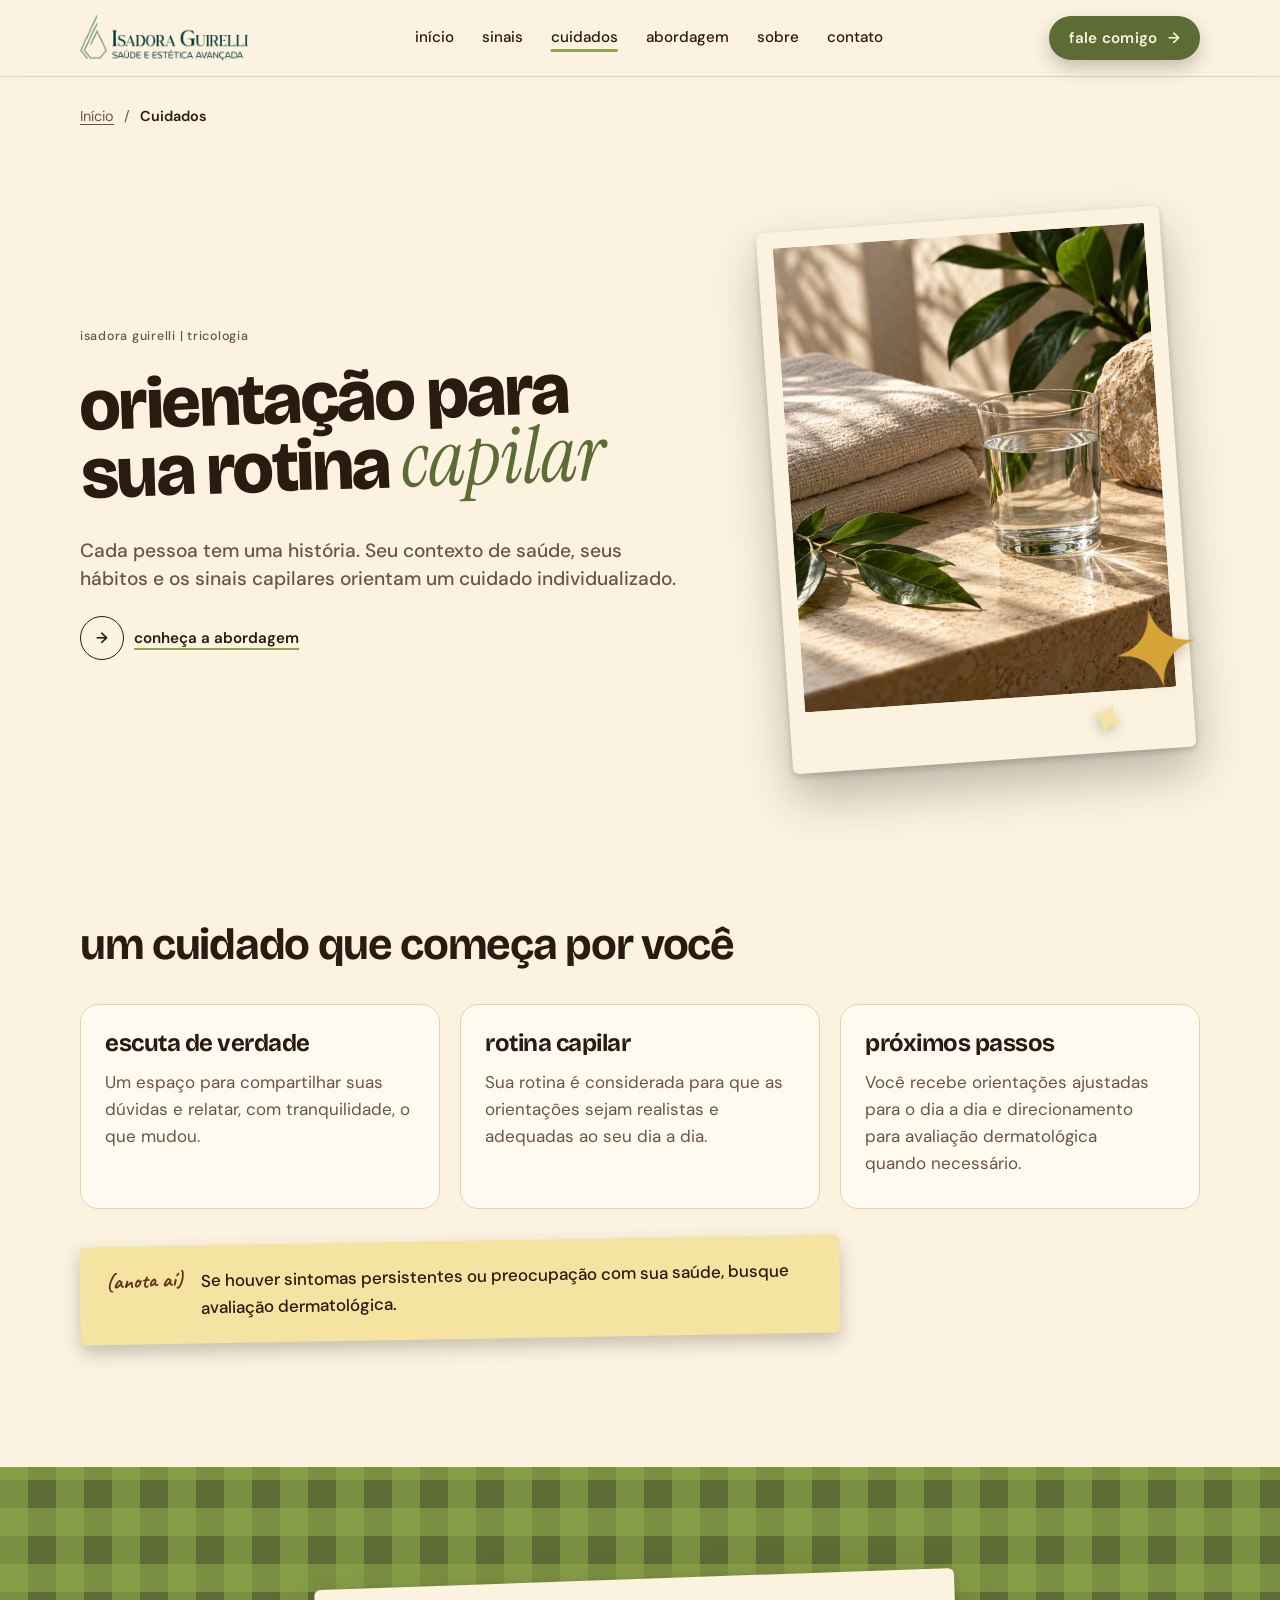
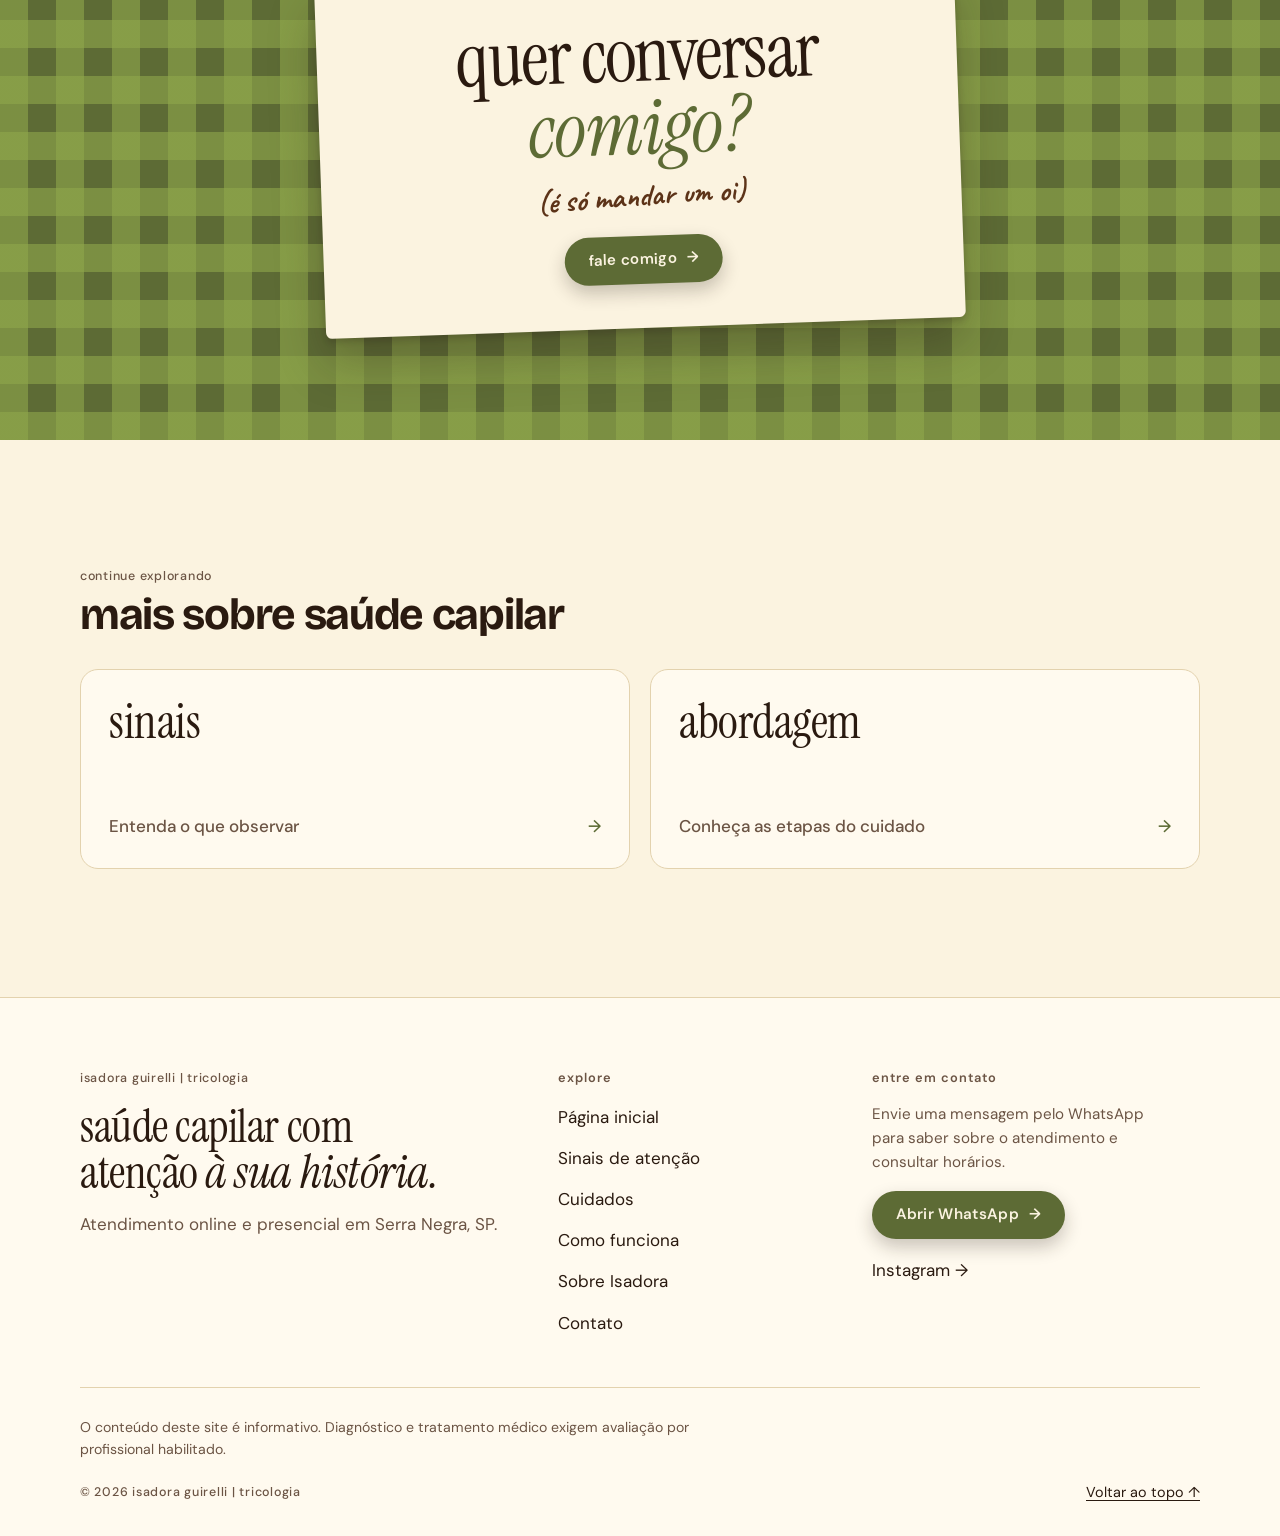
<file: cuidados.html>
<!DOCTYPE html>
<html lang="pt-BR">
<head>
<meta charset="utf-8"/>
<meta name="viewport" content="width=device-width,initial-scale=1"/>
<meta name="theme-color" content="#fbf3e0"/>
<meta name="description" content="O mesmo sinal pode ter explicações diferentes. Histórico de saúde, medicamentos, rotina e condições do couro cabeludo ajudam a orientar o cuidado."/>
<title>Cuidados capilares | Isadora Guirelli</title>
<link rel="preconnect" href="https://fonts.googleapis.com"/>
<link rel="preconnect" href="https://fonts.gstatic.com" crossorigin=""/>
<link rel="stylesheet" href="https://fonts.googleapis.com/css2?family=Bricolage+Grotesque:opsz,wght@12..96,400..800&amp;family=Caveat:wght@500;700&amp;family=DM+Sans:ital,wght@0,400;0,500;0,600;1,400&amp;family=Instrument+Serif:ital@0;1&amp;display=swap"/>
<link rel="stylesheet" href="styles.css"/>
<link rel="icon" href="assets/favicon.svg" type="image/svg+xml"/>
<meta property="og:type" content="website"/>
<meta property="og:locale" content="pt_BR"/>
<meta property="og:site_name" content="Isadora Guirelli"/>
<meta property="og:title" content="Cuidados capilares | Isadora Guirelli"/>
<meta property="og:description" content="O mesmo sinal pode ter explicações diferentes. Histórico de saúde, medicamentos, rotina e condições do couro cabeludo ajudam a orientar o cuidado."/>
<meta name="twitter:card" content="summary_large_image"/>
<script type="application/ld+json">{"@context": "https://schema.org", "@type": "HealthAndBeautyBusiness", "name": "Isadora Guirelli", "description": "Saúde Capilar: sinais, histórico clínico e cuidados individualizados com Isadora Guirelli.", "telephone": "+55 19 99910-3510", "address": {"@type": "PostalAddress", "addressLocality": "Serra Negra", "addressRegion": "SP", "addressCountry": "BR"}, "sameAs": ["https://www.instagram.com/isadoraguirelli/"]}</script>
</head>
<body class="page-cuidados" id="inicio-pagina">
<a class="skip" href="#conteudo">ir para o conteúdo</a>
<svg class="svg-defs" aria-hidden="true" focusable="false"><defs>
<symbol id="cc-spark" viewBox="-50 -50 100 100"><path d="M0 -50 C4 -20 20 -4 50 0 C20 4 4 20 0 50 C-4 20 -20 4 -50 0 C-20 -4 -4 -20 0 -50Z"/></symbol>
<filter id="cc-rough" x="-10%" y="-10%" width="120%" height="120%"><feTurbulence type="fractalNoise" baseFrequency=".9" numOctaves="2" seed="4" result="n"/><feDisplacementMap in="SourceGraphic" in2="n" scale="2.4"/></filter>
<symbol id="cc-crayon" viewBox="0 0 100 100"><g filter="url(#cc-rough)"><polygon points="49.3,4.1 58.7,31.4 86.3,20.1 69.1,46.3 94.2,59.5 67.8,63.0 70.9,91.4 50.4,70.0 30.4,92.5 33.6,63.8 5.6,59.0 30.2,45.6 13.5,20.0 41.9,31.0" fill="#e4576a"/><polygon points="49.0,7.7 56.9,33.6 82.9,21.7 70.3,44.7 93.4,59.6 64.7,61.8 68.0,90.8 48.5,68.0 29.2,88.8 34.8,63.3 6.7,58.4 30.6,47.5 14.0,23.0 41.3,33.5" fill="none" stroke="#e4576a" stroke-width="2.4" stroke-linejoin="round"/></g></symbol>
</defs></svg>
<div class="site-header-shell">
  <div class="reading-progress" aria-hidden="true"><span></span></div>
  <header class="site-header wrap">
    <a class="brand" href="index.html" aria-label="Isadora Guirelli, página inicial"><img src="assets/logo-isadora-guirelli.png" alt="Isadora Guirelli — Saúde e Estética Avançada" width="384" height="110"/></a>
    <nav class="nav" id="nav" aria-label="Navegação principal">
      <a href="index.html"><span>início</span><small>Conheça o atendimento</small></a>
      <a href="sinais.html"><span>sinais</span><small>O que observar</small></a>
      <a href="cuidados.html" aria-current="page"><span>cuidados</span><small>Orientações para a rotina</small></a>
      <a href="abordagem.html"><span>abordagem</span><small>Como funciona o cuidado</small></a>
      <a href="sobre.html"><span>sobre</span><small>Conheça Isadora</small></a>
      <a href="contato.html"><span>contato</span><small>Vamos conversar</small></a>
      <div class="nav-mobile-note"><span>um cuidado que começa pela escuta.</span><a class="btn btn--olive" href="https://wa.me/5519999103510" data-whatsapp-link target="_blank" rel="noopener noreferrer">Conversar pelo WhatsApp <span aria-hidden="true">→</span><span class="sr-only"> (abre em nova aba)</span></a></div>
    </nav>
    <div class="header-actions">
      <a class="btn btn--olive talk" href="contato.html">fale comigo <span aria-hidden="true">→</span></a>
      <button class="menu-toggle" type="button" aria-expanded="false" aria-controls="nav" aria-label="Abrir menu">
        <span class="menu-toggle-label">menu</span><span class="menu-toggle-icon" aria-hidden="true"><i></i><i></i></span>
      </button>
    </div>
  </header>
</div>
<main id="conteudo" tabindex="-1">
<nav class="breadcrumb wrap" aria-label="Localização na página"><a href="index.html">Início</a><span aria-hidden="true">/</span><span aria-current="page">Cuidados</span></nav>
<section class="page-hero wrap">
  <div class="page-hero-copy">
    <span class="eyebrow credit">isadora guirelli | tricologia</span>
    <h1 class="display-lg">orientação para sua rotina <span class="grifo">capilar</span></h1>
    <p class="lead body-lg">Cada pessoa tem uma história. Seu contexto de saúde, seus hábitos e os sinais capilares orientam um cuidado individualizado.</p>
    <a class="text-link" href="abordagem.html"><span class="round" aria-hidden="true">→</span><span class="txt">conheça a abordagem</span></a>
  </div>
  <div class="page-hero-collage" aria-hidden="true">
    <figure class="polaroid"><img src="assets/cuidados-ilustracao.webp" alt="" width="1122" height="1402" fetchpriority="high"/></figure>
    <svg class="spark spark--a" aria-hidden="true" focusable="false"><use href="#cc-spark"/></svg>
    <svg class="spark spark--butter spark--b" aria-hidden="true" focusable="false"><use href="#cc-spark"/></svg>
  </div>
</section>

<section class="page-section wrap" aria-labelledby="sec-title">
  <h2 class="display-md" id="sec-title">um cuidado que começa por você</h2>
  <div class="detail-grid">
<article class="detail-card"><h3 class="display-sm">escuta de verdade</h3><p>Um espaço para compartilhar suas dúvidas e relatar, com tranquilidade, o que mudou.</p></article>
<article class="detail-card"><h3 class="display-sm">rotina capilar</h3><p>Sua rotina é considerada para que as orientações sejam realistas e adequadas ao seu dia a dia.</p></article>
<article class="detail-card"><h3 class="display-sm">próximos passos</h3><p>Você recebe orientações ajustadas para o dia a dia e direcionamento para avaliação dermatológica quando necessário.</p></article>
  </div>
  <aside class="note" aria-label="Observação"><span class="hand-sm" aria-hidden="true">(anota aí)</span><p>Se houver sintomas persistentes ou preocupação com sua saúde, busque avaliação dermatológica.</p></aside>
</section>

<section class="cta-band" aria-labelledby="cta-title">
  <div class="gingham" aria-hidden="true"></div>
  <div class="wrap">
    <div class="cta-card">
      <h2 class="serif-xl" id="cta-title">quer conversar <span class="grifo">comigo?</span></h2>
      <p class="hand-lg" aria-hidden="true">(é só mandar um oi)</p>
      <a class="btn btn--olive" href="contato.html">fale comigo <span aria-hidden="true">→</span></a>
    </div>
  </div>
</section>
<nav class="next-links wrap" aria-label="Outras páginas para explorar">
  <div class="next-links-heading"><span class="eyebrow credit">continue explorando</span><h2 class="display-md">mais sobre saúde capilar</h2></div>
  <div class="next-links-grid"><a href="sinais.html"><span class="next-link-label">Sinais</span><span class="next-link-bottom">Entenda o que observar <span aria-hidden="true">→</span></span></a><a href="abordagem.html"><span class="next-link-label">Abordagem</span><span class="next-link-bottom">Conheça as etapas do cuidado <span aria-hidden="true">→</span></span></a></div>
</nav>
</main>
<footer class="site-footer" id="rodape">
  <div class="wrap">
    <div class="footer-main">
      <div class="footer-statement">
        <span class="eyebrow credit">isadora guirelli | tricologia</span>
        <h2 class="serif-lg">saúde capilar com atenção <span class="serif-italic">à sua história.</span></h2>
        <p>Atendimento online e presencial em Serra Negra, SP.</p>
      </div>
      <div class="footer-links-group">
        <h3>explore</h3>
        <a href="index.html">Página inicial</a>
        <a href="sinais.html">Sinais de atenção</a>
        <a href="cuidados.html">Cuidados</a>
        <a href="abordagem.html">Como funciona</a>
        <a href="sobre.html">Sobre Isadora</a>
        <a href="contato.html">Contato</a>
      </div>
      <div class="footer-links-group">
        <h3>entre em contato</h3>
        <p>Envie uma mensagem pelo WhatsApp para saber sobre o atendimento e consultar horários.</p>
        <a class="btn btn--olive footer-whatsapp" href="https://wa.me/5519999103510" data-whatsapp-link target="_blank" rel="noopener noreferrer">Abrir WhatsApp <span aria-hidden="true">→</span><span class="sr-only"> (abre em nova aba)</span></a>
        <a href="https://www.instagram.com/isadoraguirelli/" target="_blank" rel="noopener noreferrer">Instagram <span aria-hidden="true">→</span><span class="sr-only"> (abre em nova aba)</span></a>
      </div>
    </div>
    <div class="footer-bottom">
      <p>O conteúdo deste site é informativo. Diagnóstico e tratamento médico exigem avaliação por profissional habilitado.</p>
      <div><span class="credit">© 2026 isadora guirelli | tricologia</span><a href="#inicio-pagina">Voltar ao topo ↑</a></div>
    </div>
  </div>
</footer>
<script defer src="site.js"></script>
</body>
</html>
</file>
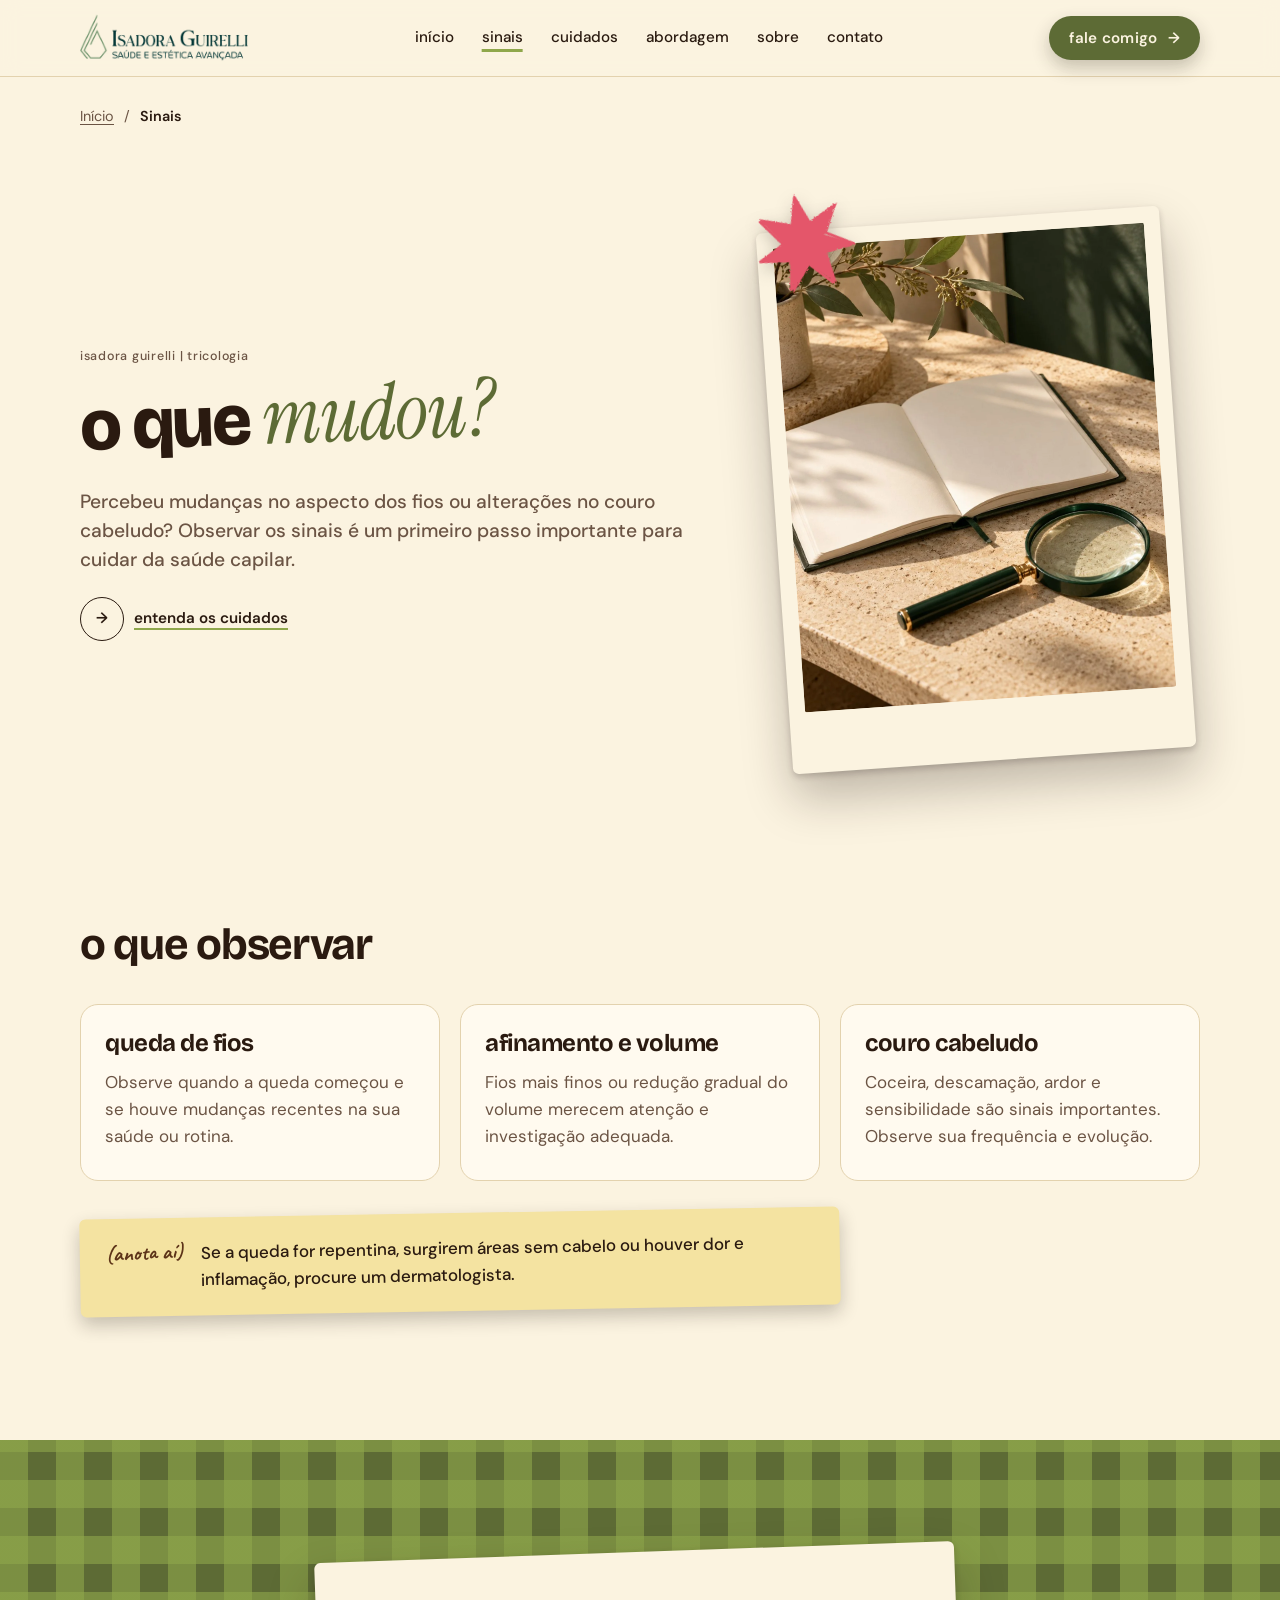
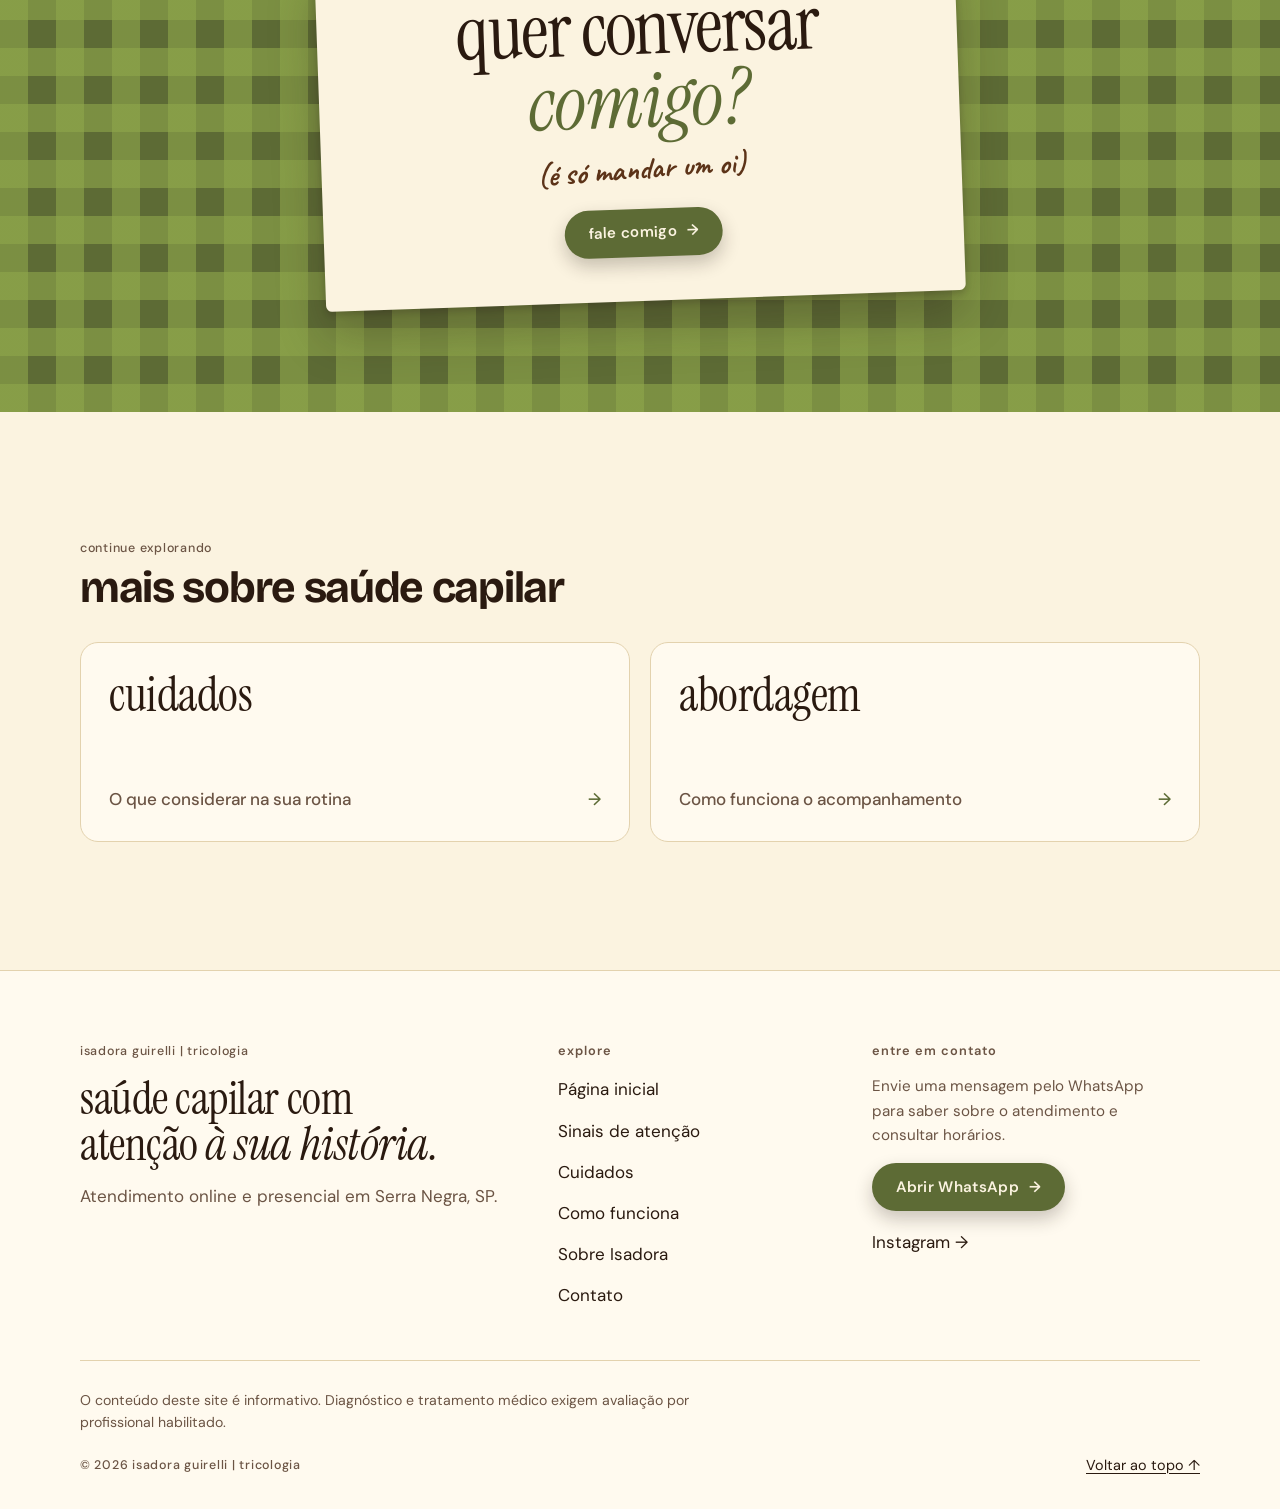
<file: sinais.html>
<!DOCTYPE html>
<html lang="pt-BR">
<head>
<meta charset="utf-8"/>
<meta name="viewport" content="width=device-width,initial-scale=1"/>
<meta name="theme-color" content="#fbf3e0"/>
<meta name="description" content="Queda, afinamento e sintomas no couro cabeludo podem ter causas diferentes. Observe quando começaram, como evoluíram e se vieram acompanhados de outros sinais."/>
<title>Sinais capilares | Isadora Guirelli</title>
<link rel="preconnect" href="https://fonts.googleapis.com"/>
<link rel="preconnect" href="https://fonts.gstatic.com" crossorigin=""/>
<link rel="stylesheet" href="https://fonts.googleapis.com/css2?family=Bricolage+Grotesque:opsz,wght@12..96,400..800&amp;family=Caveat:wght@500;700&amp;family=DM+Sans:ital,wght@0,400;0,500;0,600;1,400&amp;family=Instrument+Serif:ital@0;1&amp;display=swap"/>
<link rel="stylesheet" href="styles.css"/>
<link rel="icon" href="assets/favicon.svg" type="image/svg+xml"/>
<meta property="og:type" content="website"/>
<meta property="og:locale" content="pt_BR"/>
<meta property="og:site_name" content="Isadora Guirelli"/>
<meta property="og:title" content="Sinais capilares | Isadora Guirelli"/>
<meta property="og:description" content="Queda, afinamento e sintomas no couro cabeludo podem ter causas diferentes. Observe quando começaram, como evoluíram e se vieram acompanhados de outros sinais."/>
<meta name="twitter:card" content="summary_large_image"/>
<script type="application/ld+json">{"@context": "https://schema.org", "@type": "HealthAndBeautyBusiness", "name": "Isadora Guirelli", "description": "Saúde Capilar: sinais, histórico clínico e cuidados individualizados com Isadora Guirelli.", "telephone": "+55 19 99910-3510", "address": {"@type": "PostalAddress", "addressLocality": "Serra Negra", "addressRegion": "SP", "addressCountry": "BR"}, "sameAs": ["https://www.instagram.com/isadoraguirelli/"]}</script>
</head>
<body class="page-sinais" id="inicio-pagina">
<a class="skip" href="#conteudo">ir para o conteúdo</a>
<svg class="svg-defs" aria-hidden="true" focusable="false"><defs>
<symbol id="cc-spark" viewBox="-50 -50 100 100"><path d="M0 -50 C4 -20 20 -4 50 0 C20 4 4 20 0 50 C-4 20 -20 4 -50 0 C-20 -4 -4 -20 0 -50Z"/></symbol>
<filter id="cc-rough" x="-10%" y="-10%" width="120%" height="120%"><feTurbulence type="fractalNoise" baseFrequency=".9" numOctaves="2" seed="4" result="n"/><feDisplacementMap in="SourceGraphic" in2="n" scale="2.4"/></filter>
<symbol id="cc-crayon" viewBox="0 0 100 100"><g filter="url(#cc-rough)"><polygon points="49.3,4.1 58.7,31.4 86.3,20.1 69.1,46.3 94.2,59.5 67.8,63.0 70.9,91.4 50.4,70.0 30.4,92.5 33.6,63.8 5.6,59.0 30.2,45.6 13.5,20.0 41.9,31.0" fill="#e4576a"/><polygon points="49.0,7.7 56.9,33.6 82.9,21.7 70.3,44.7 93.4,59.6 64.7,61.8 68.0,90.8 48.5,68.0 29.2,88.8 34.8,63.3 6.7,58.4 30.6,47.5 14.0,23.0 41.3,33.5" fill="none" stroke="#e4576a" stroke-width="2.4" stroke-linejoin="round"/></g></symbol>
</defs></svg>
<div class="site-header-shell">
  <div class="reading-progress" aria-hidden="true"><span></span></div>
  <header class="site-header wrap">
    <a class="brand" href="index.html" aria-label="Isadora Guirelli, página inicial"><img src="assets/logo-isadora-guirelli.png" alt="Isadora Guirelli — Saúde e Estética Avançada" width="384" height="110"/></a>
    <nav class="nav" id="nav" aria-label="Navegação principal">
      <a href="index.html"><span>início</span><small>Conheça o atendimento</small></a>
      <a href="sinais.html" aria-current="page"><span>sinais</span><small>O que observar</small></a>
      <a href="cuidados.html"><span>cuidados</span><small>Orientações para a rotina</small></a>
      <a href="abordagem.html"><span>abordagem</span><small>Como funciona o cuidado</small></a>
      <a href="sobre.html"><span>sobre</span><small>Conheça Isadora</small></a>
      <a href="contato.html"><span>contato</span><small>Vamos conversar</small></a>
      <div class="nav-mobile-note"><span>um cuidado que começa pela escuta.</span><a class="btn btn--olive" href="https://wa.me/5519999103510" data-whatsapp-link target="_blank" rel="noopener noreferrer">Conversar pelo WhatsApp <span aria-hidden="true">→</span><span class="sr-only"> (abre em nova aba)</span></a></div>
    </nav>
    <div class="header-actions">
      <a class="btn btn--olive talk" href="contato.html">fale comigo <span aria-hidden="true">→</span></a>
      <button class="menu-toggle" type="button" aria-expanded="false" aria-controls="nav" aria-label="Abrir menu">
        <span class="menu-toggle-label">menu</span><span class="menu-toggle-icon" aria-hidden="true"><i></i><i></i></span>
      </button>
    </div>
  </header>
</div>
<main id="conteudo" tabindex="-1">
<nav class="breadcrumb wrap" aria-label="Localização na página"><a href="index.html">Início</a><span aria-hidden="true">/</span><span aria-current="page">Sinais</span></nav>
<section class="page-hero wrap">
  <div class="page-hero-copy">
    <span class="eyebrow credit">isadora guirelli | tricologia</span>
    <h1 class="display-lg">o que <span class="grifo">mudou?</span></h1>
    <p class="lead body-lg">Percebeu mudanças no aspecto dos fios ou alterações no couro cabeludo? Observar os sinais é um primeiro passo importante para cuidar da saúde capilar.</p>
    <a class="text-link" href="cuidados.html"><span class="round" aria-hidden="true">→</span><span class="txt">entenda os cuidados</span></a>
  </div>
  <div class="page-hero-collage" aria-hidden="true">
    <figure class="polaroid"><img src="assets/sinais-ilustracao.webp" alt="" width="1122" height="1402" fetchpriority="high"/></figure>
    <svg class="crayon" aria-hidden="true" focusable="false"><use href="#cc-crayon"/></svg>
  </div>
</section>

<section class="page-section wrap" aria-labelledby="sec-title">
  <h2 class="display-md" id="sec-title">o que observar</h2>
  <div class="detail-grid">
<article class="detail-card"><h3 class="display-sm">queda de fios</h3><p>Observe quando a queda começou e se houve mudanças recentes na sua saúde ou rotina.</p></article>
<article class="detail-card"><h3 class="display-sm">afinamento e volume</h3><p>Fios mais finos ou redução gradual do volume merecem atenção e investigação adequada.</p></article>
<article class="detail-card"><h3 class="display-sm">couro cabeludo</h3><p>Coceira, descamação, ardor e sensibilidade são sinais importantes. Observe sua frequência e evolução.</p></article>
  </div>
  <aside class="note" aria-label="Observação"><span class="hand-sm" aria-hidden="true">(anota aí)</span><p>Se a queda for repentina, surgirem áreas sem cabelo ou houver dor e inflamação, procure um dermatologista.</p></aside>
</section>

<section class="cta-band" aria-labelledby="cta-title">
  <div class="gingham" aria-hidden="true"></div>
  <div class="wrap">
    <div class="cta-card">
      <h2 class="serif-xl" id="cta-title">quer conversar <span class="grifo">comigo?</span></h2>
      <p class="hand-lg" aria-hidden="true">(é só mandar um oi)</p>
      <a class="btn btn--olive" href="contato.html">fale comigo <span aria-hidden="true">→</span></a>
    </div>
  </div>
</section>
<nav class="next-links wrap" aria-label="Outras páginas para explorar">
  <div class="next-links-heading"><span class="eyebrow credit">continue explorando</span><h2 class="display-md">mais sobre saúde capilar</h2></div>
  <div class="next-links-grid"><a href="cuidados.html"><span class="next-link-label">Cuidados</span><span class="next-link-bottom">O que considerar na sua rotina <span aria-hidden="true">→</span></span></a><a href="abordagem.html"><span class="next-link-label">Abordagem</span><span class="next-link-bottom">Como funciona o acompanhamento <span aria-hidden="true">→</span></span></a></div>
</nav>
</main>
<footer class="site-footer" id="rodape">
  <div class="wrap">
    <div class="footer-main">
      <div class="footer-statement">
        <span class="eyebrow credit">isadora guirelli | tricologia</span>
        <h2 class="serif-lg">saúde capilar com atenção <span class="serif-italic">à sua história.</span></h2>
        <p>Atendimento online e presencial em Serra Negra, SP.</p>
      </div>
      <div class="footer-links-group">
        <h3>explore</h3>
        <a href="index.html">Página inicial</a>
        <a href="sinais.html">Sinais de atenção</a>
        <a href="cuidados.html">Cuidados</a>
        <a href="abordagem.html">Como funciona</a>
        <a href="sobre.html">Sobre Isadora</a>
        <a href="contato.html">Contato</a>
      </div>
      <div class="footer-links-group">
        <h3>entre em contato</h3>
        <p>Envie uma mensagem pelo WhatsApp para saber sobre o atendimento e consultar horários.</p>
        <a class="btn btn--olive footer-whatsapp" href="https://wa.me/5519999103510" data-whatsapp-link target="_blank" rel="noopener noreferrer">Abrir WhatsApp <span aria-hidden="true">→</span><span class="sr-only"> (abre em nova aba)</span></a>
        <a href="https://www.instagram.com/isadoraguirelli/" target="_blank" rel="noopener noreferrer">Instagram <span aria-hidden="true">→</span><span class="sr-only"> (abre em nova aba)</span></a>
      </div>
    </div>
    <div class="footer-bottom">
      <p>O conteúdo deste site é informativo. Diagnóstico e tratamento médico exigem avaliação por profissional habilitado.</p>
      <div><span class="credit">© 2026 isadora guirelli | tricologia</span><a href="#inicio-pagina">Voltar ao topo ↑</a></div>
    </div>
  </div>
</footer>
<script defer src="site.js"></script>
</body>
</html>
</file>
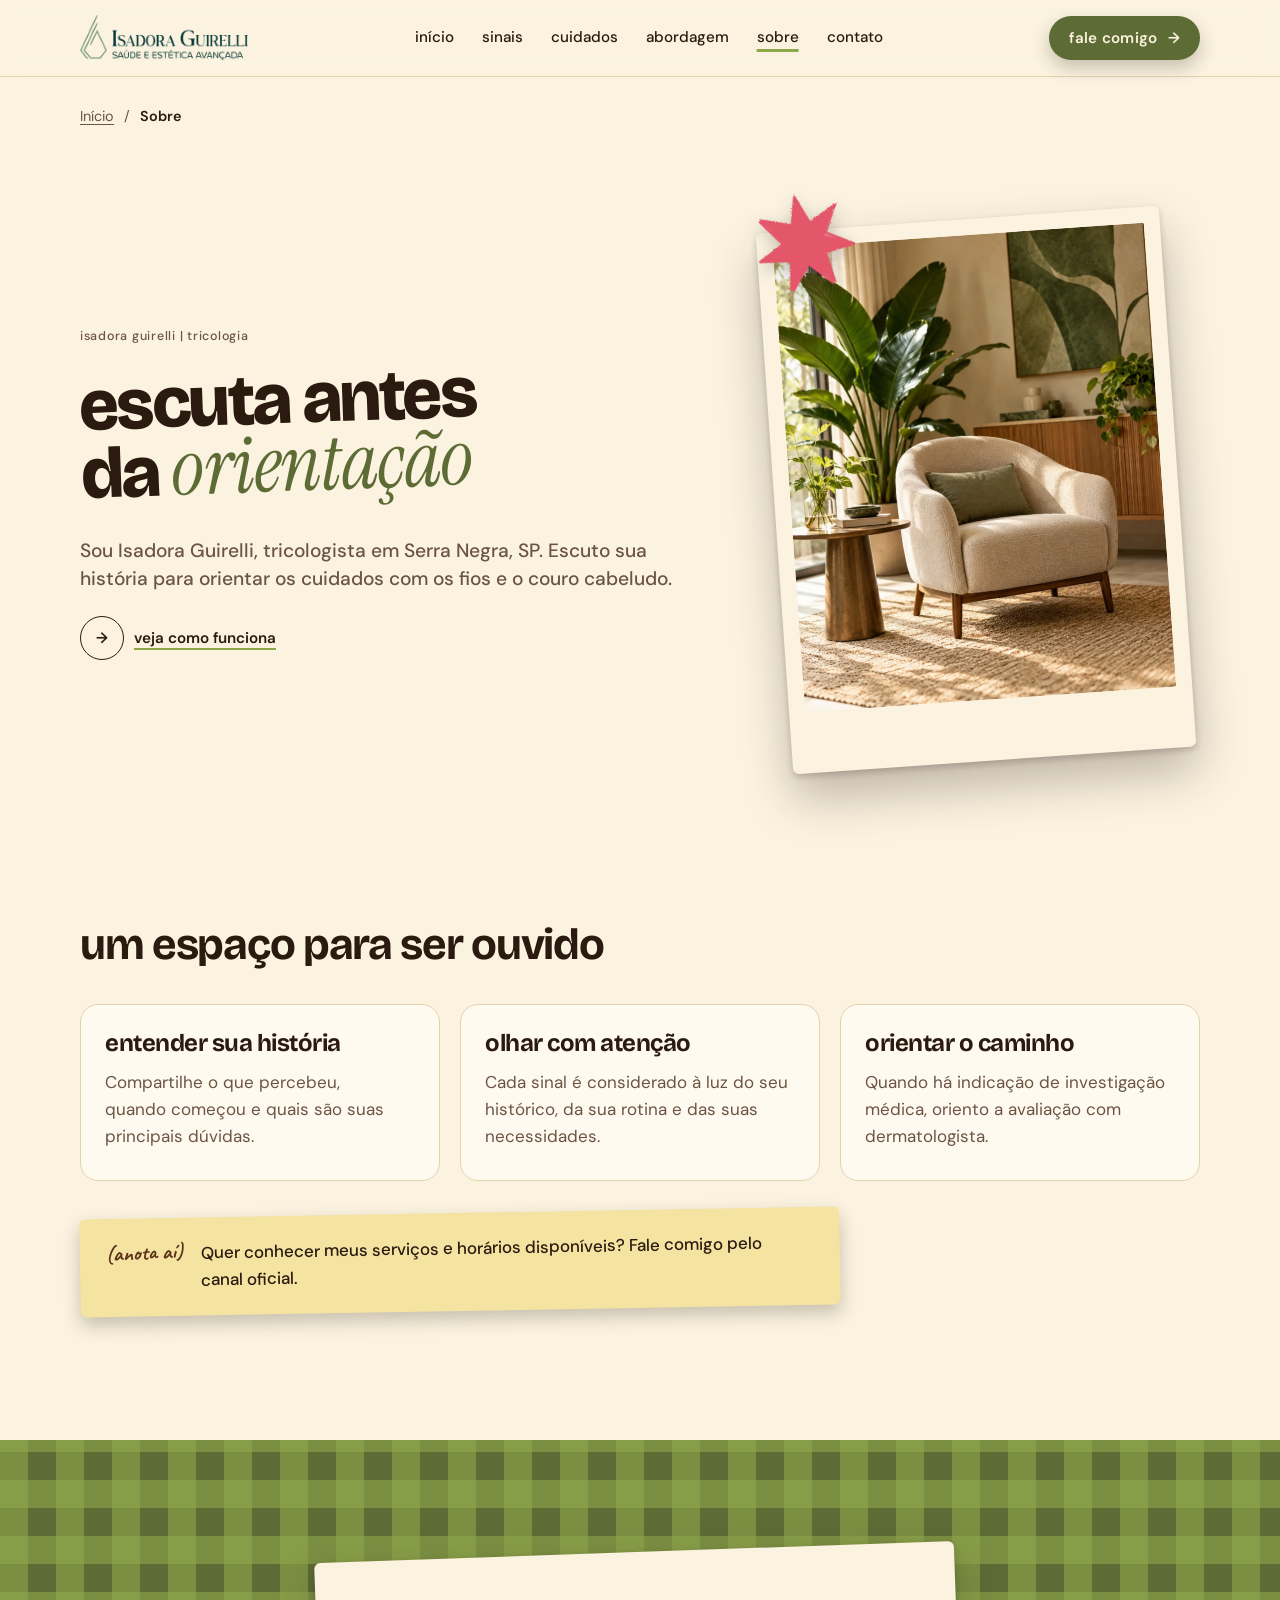
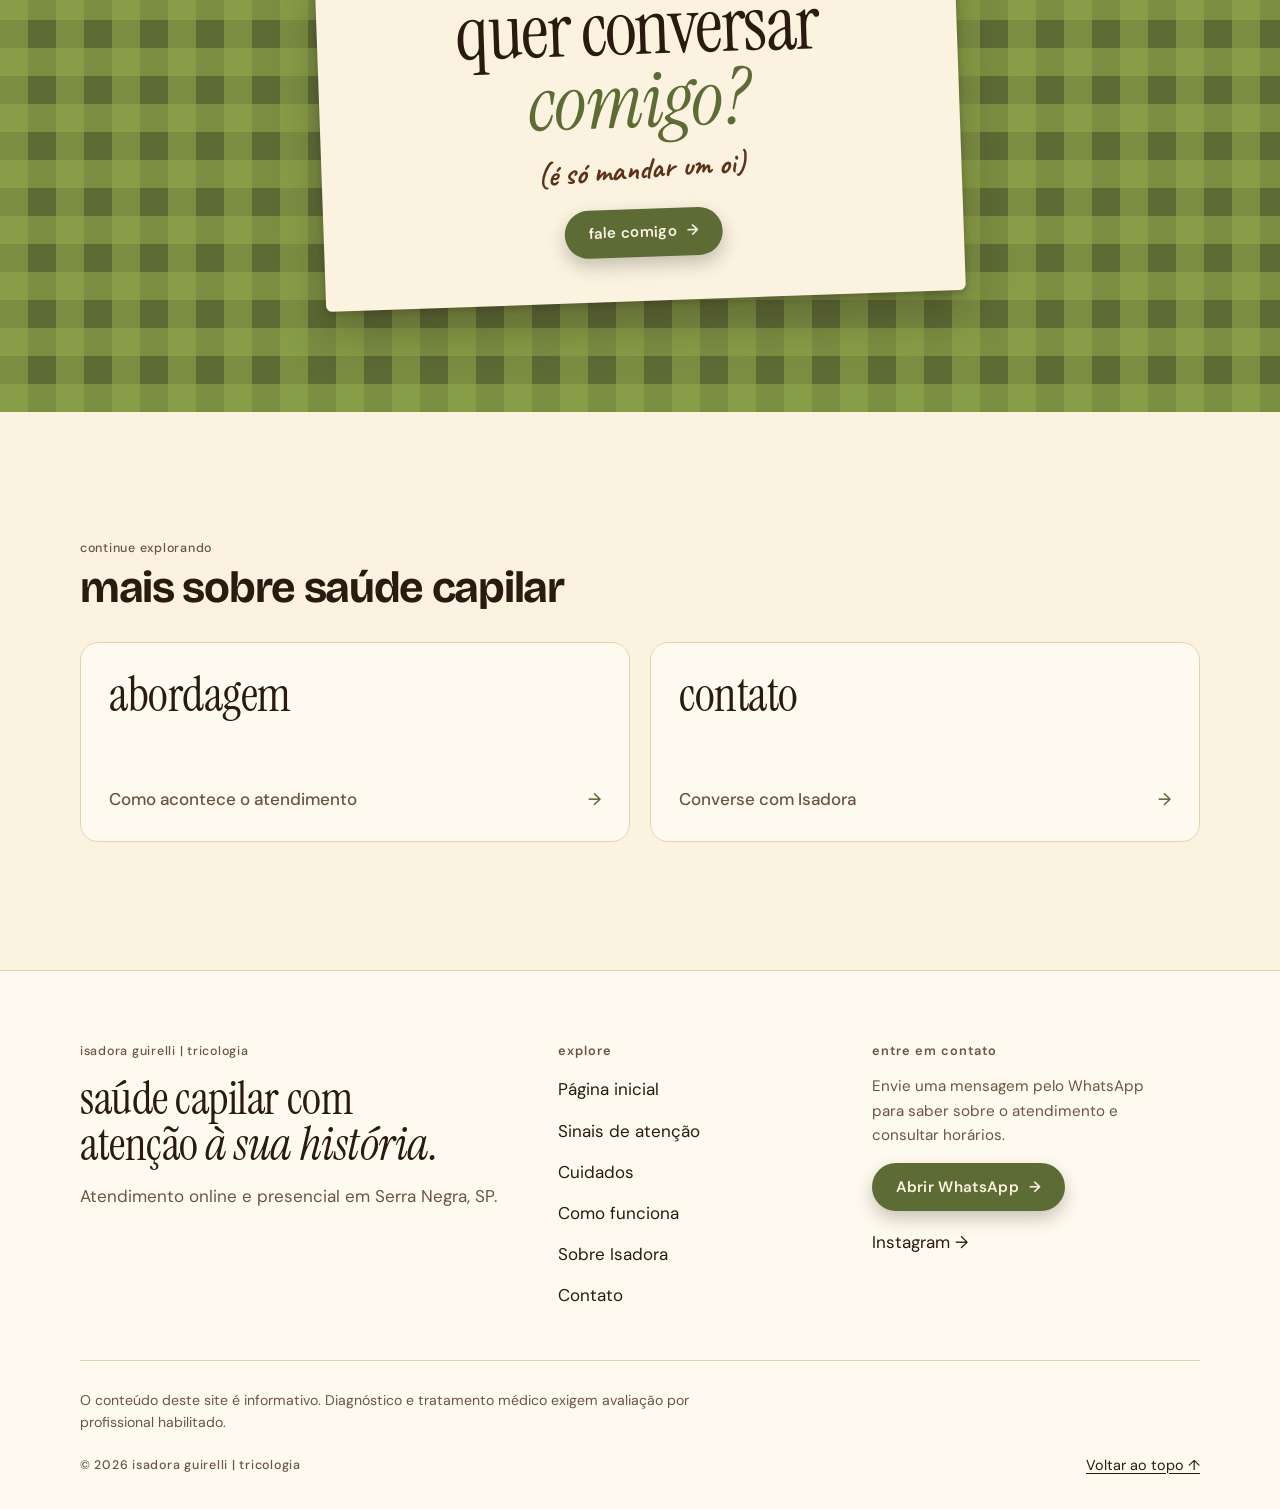
<file: sobre.html>
<!DOCTYPE html>
<html lang="pt-BR">
<head>
<meta charset="utf-8"/>
<meta name="viewport" content="width=device-width,initial-scale=1"/>
<meta name="theme-color" content="#fbf3e0"/>
<meta name="description" content="Isadora Guirelli, tricologista em Serra Negra, SP: escuta atenta ao que mudou, à sua rotina e ao momento de buscar avaliação médica."/>
<title>Sobre Isadora Guirelli</title>
<link rel="preconnect" href="https://fonts.googleapis.com"/>
<link rel="preconnect" href="https://fonts.gstatic.com" crossorigin=""/>
<link rel="stylesheet" href="https://fonts.googleapis.com/css2?family=Bricolage+Grotesque:opsz,wght@12..96,400..800&amp;family=Caveat:wght@500;700&amp;family=DM+Sans:ital,wght@0,400;0,500;0,600;1,400&amp;family=Instrument+Serif:ital@0;1&amp;display=swap"/>
<link rel="stylesheet" href="styles.css"/>
<link rel="icon" href="assets/favicon.svg" type="image/svg+xml"/>
<meta property="og:type" content="website"/>
<meta property="og:locale" content="pt_BR"/>
<meta property="og:site_name" content="Isadora Guirelli"/>
<meta property="og:title" content="Sobre Isadora Guirelli"/>
<meta property="og:description" content="Isadora Guirelli, tricologista em Serra Negra, SP: escuta atenta ao que mudou, à sua rotina e ao momento de buscar avaliação médica."/>
<meta name="twitter:card" content="summary_large_image"/>
<script type="application/ld+json">{"@context": "https://schema.org", "@type": "HealthAndBeautyBusiness", "name": "Isadora Guirelli", "description": "Saúde Capilar: sinais, histórico clínico e cuidados individualizados com Isadora Guirelli.", "telephone": "+55 19 99910-3510", "address": {"@type": "PostalAddress", "addressLocality": "Serra Negra", "addressRegion": "SP", "addressCountry": "BR"}, "sameAs": ["https://www.instagram.com/isadoraguirelli/"]}</script>
</head>
<body class="page-sobre" id="inicio-pagina">
<a class="skip" href="#conteudo">ir para o conteúdo</a>
<svg class="svg-defs" aria-hidden="true" focusable="false"><defs>
<symbol id="cc-spark" viewBox="-50 -50 100 100"><path d="M0 -50 C4 -20 20 -4 50 0 C20 4 4 20 0 50 C-4 20 -20 4 -50 0 C-20 -4 -4 -20 0 -50Z"/></symbol>
<filter id="cc-rough" x="-10%" y="-10%" width="120%" height="120%"><feTurbulence type="fractalNoise" baseFrequency=".9" numOctaves="2" seed="4" result="n"/><feDisplacementMap in="SourceGraphic" in2="n" scale="2.4"/></filter>
<symbol id="cc-crayon" viewBox="0 0 100 100"><g filter="url(#cc-rough)"><polygon points="49.3,4.1 58.7,31.4 86.3,20.1 69.1,46.3 94.2,59.5 67.8,63.0 70.9,91.4 50.4,70.0 30.4,92.5 33.6,63.8 5.6,59.0 30.2,45.6 13.5,20.0 41.9,31.0" fill="#e4576a"/><polygon points="49.0,7.7 56.9,33.6 82.9,21.7 70.3,44.7 93.4,59.6 64.7,61.8 68.0,90.8 48.5,68.0 29.2,88.8 34.8,63.3 6.7,58.4 30.6,47.5 14.0,23.0 41.3,33.5" fill="none" stroke="#e4576a" stroke-width="2.4" stroke-linejoin="round"/></g></symbol>
</defs></svg>
<div class="site-header-shell">
  <div class="reading-progress" aria-hidden="true"><span></span></div>
  <header class="site-header wrap">
    <a class="brand" href="index.html" aria-label="Isadora Guirelli, página inicial"><img src="assets/logo-isadora-guirelli.png" alt="Isadora Guirelli — Saúde e Estética Avançada" width="384" height="110"/></a>
    <nav class="nav" id="nav" aria-label="Navegação principal">
      <a href="index.html"><span>início</span><small>Conheça o atendimento</small></a>
      <a href="sinais.html"><span>sinais</span><small>O que observar</small></a>
      <a href="cuidados.html"><span>cuidados</span><small>Orientações para a rotina</small></a>
      <a href="abordagem.html"><span>abordagem</span><small>Como funciona o cuidado</small></a>
      <a href="sobre.html" aria-current="page"><span>sobre</span><small>Conheça Isadora</small></a>
      <a href="contato.html"><span>contato</span><small>Vamos conversar</small></a>
      <div class="nav-mobile-note"><span>um cuidado que começa pela escuta.</span><a class="btn btn--olive" href="https://wa.me/5519999103510" data-whatsapp-link target="_blank" rel="noopener noreferrer">Conversar pelo WhatsApp <span aria-hidden="true">→</span><span class="sr-only"> (abre em nova aba)</span></a></div>
    </nav>
    <div class="header-actions">
      <a class="btn btn--olive talk" href="contato.html">fale comigo <span aria-hidden="true">→</span></a>
      <button class="menu-toggle" type="button" aria-expanded="false" aria-controls="nav" aria-label="Abrir menu">
        <span class="menu-toggle-label">menu</span><span class="menu-toggle-icon" aria-hidden="true"><i></i><i></i></span>
      </button>
    </div>
  </header>
</div>
<main id="conteudo" tabindex="-1">
<nav class="breadcrumb wrap" aria-label="Localização na página"><a href="index.html">Início</a><span aria-hidden="true">/</span><span aria-current="page">Sobre</span></nav>
<section class="page-hero wrap">
  <div class="page-hero-copy">
    <span class="eyebrow credit">isadora guirelli | tricologia</span>
    <h1 class="display-lg">escuta antes da <span class="grifo">orientação</span></h1>
    <p class="lead body-lg">Sou Isadora Guirelli, tricologista em Serra Negra, SP. Escuto sua história para orientar os cuidados com os fios e o couro cabeludo.</p>
    <a class="text-link" href="abordagem.html"><span class="round" aria-hidden="true">→</span><span class="txt">veja como funciona</span></a>
  </div>
  <div class="page-hero-collage" aria-hidden="true">
    <figure class="polaroid"><img src="assets/sobre-ilustracao.webp" alt="" width="1122" height="1402" fetchpriority="high"/></figure>
    <svg class="crayon" aria-hidden="true" focusable="false"><use href="#cc-crayon"/></svg>
  </div>
</section>

<section class="page-section wrap" aria-labelledby="sec-title">
  <h2 class="display-md" id="sec-title">um espaço para ser ouvido</h2>
  <div class="detail-grid">
<article class="detail-card"><h3 class="display-sm">entender sua história</h3><p>Compartilhe o que percebeu, quando começou e quais são suas principais dúvidas.</p></article>
<article class="detail-card"><h3 class="display-sm">olhar com atenção</h3><p>Cada sinal é considerado à luz do seu histórico, da sua rotina e das suas necessidades.</p></article>
<article class="detail-card"><h3 class="display-sm">orientar o caminho</h3><p>Quando há indicação de investigação médica, oriento a avaliação com dermatologista.</p></article>
  </div>
  <aside class="note" aria-label="Observação"><span class="hand-sm" aria-hidden="true">(anota aí)</span><p>Quer conhecer meus serviços e horários disponíveis? Fale comigo pelo canal oficial.</p></aside>
</section>

<section class="cta-band" aria-labelledby="cta-title">
  <div class="gingham" aria-hidden="true"></div>
  <div class="wrap">
    <div class="cta-card">
      <h2 class="serif-xl" id="cta-title">quer conversar <span class="grifo">comigo?</span></h2>
      <p class="hand-lg" aria-hidden="true">(é só mandar um oi)</p>
      <a class="btn btn--olive" href="contato.html">fale comigo <span aria-hidden="true">→</span></a>
    </div>
  </div>
</section>
<nav class="next-links wrap" aria-label="Outras páginas para explorar">
  <div class="next-links-heading"><span class="eyebrow credit">continue explorando</span><h2 class="display-md">mais sobre saúde capilar</h2></div>
  <div class="next-links-grid"><a href="abordagem.html"><span class="next-link-label">Abordagem</span><span class="next-link-bottom">Como acontece o atendimento <span aria-hidden="true">→</span></span></a><a href="contato.html"><span class="next-link-label">Contato</span><span class="next-link-bottom">Converse com Isadora <span aria-hidden="true">→</span></span></a></div>
</nav>
</main>
<footer class="site-footer" id="rodape">
  <div class="wrap">
    <div class="footer-main">
      <div class="footer-statement">
        <span class="eyebrow credit">isadora guirelli | tricologia</span>
        <h2 class="serif-lg">saúde capilar com atenção <span class="serif-italic">à sua história.</span></h2>
        <p>Atendimento online e presencial em Serra Negra, SP.</p>
      </div>
      <div class="footer-links-group">
        <h3>explore</h3>
        <a href="index.html">Página inicial</a>
        <a href="sinais.html">Sinais de atenção</a>
        <a href="cuidados.html">Cuidados</a>
        <a href="abordagem.html">Como funciona</a>
        <a href="sobre.html">Sobre Isadora</a>
        <a href="contato.html">Contato</a>
      </div>
      <div class="footer-links-group">
        <h3>entre em contato</h3>
        <p>Envie uma mensagem pelo WhatsApp para saber sobre o atendimento e consultar horários.</p>
        <a class="btn btn--olive footer-whatsapp" href="https://wa.me/5519999103510" data-whatsapp-link target="_blank" rel="noopener noreferrer">Abrir WhatsApp <span aria-hidden="true">→</span><span class="sr-only"> (abre em nova aba)</span></a>
        <a href="https://www.instagram.com/isadoraguirelli/" target="_blank" rel="noopener noreferrer">Instagram <span aria-hidden="true">→</span><span class="sr-only"> (abre em nova aba)</span></a>
      </div>
    </div>
    <div class="footer-bottom">
      <p>O conteúdo deste site é informativo. Diagnóstico e tratamento médico exigem avaliação por profissional habilitado.</p>
      <div><span class="credit">© 2026 isadora guirelli | tricologia</span><a href="#inicio-pagina">Voltar ao topo ↑</a></div>
    </div>
  </div>
</footer>
<script defer src="site.js"></script>
</body>
</html>
</file>
<file: styles.css>
/* ==========================================================================
   Isadora Guirelli · Tricologia — design system Café & Colagem
   Tokens copiados de tokens.json. Tamanhos de texto em escala web
   (canvas 1080 ÷ 2,5), com clamp para telas grandes.
   Família de cor da página: verde (matcha + olive), sobre os neutros creme.
   ========================================================================== */

/* ---------- tokens ---------- */
:root {
  /* neutros (tema creme) */
  --surface: #fbf3e0;
  --surface-raised: #fffaef;
  --ink: #2a1a10;
  --ink-muted: #6b5444;
  --hairline: #e3d2ae;

  /* pigmentos fixos */
  --paper: #fbf3e0;
  --butter: #f4e3a1;
  --on-butter: #2a1a10;
  --caramel: #c9802f;
  --cacao: #5c3318;
  --on-cacao: #fbf3e0;
  --gold: #d6a436;
  --matcha: #8fa74b;
  --on-matcha: #2a1a10;
  --olive: #5d6b35;
  --on-olive: #fbf3e0;
  --coral: #e4576a;
  --blue: #2f6fe4;
  --on-blue: #ffffff;
  --sky: #9dbbe6;
  --scrim: rgba(35, 23, 18, 0.45);

  /* acento verde para texto sobre surface: olive no creme, matcha no cacau (contraste ≥ 5:1) */
  --accent-ink: var(--olive);

  /* famílias */
  --font-display: "Bricolage Grotesque", "DM Sans", system-ui, -apple-system, "Segoe UI", sans-serif;
  --font-serif: "Instrument Serif", "Playfair Display", Georgia, "Times New Roman", serif;
  --font-sans: "DM Sans", system-ui, -apple-system, "Segoe UI", sans-serif;
  --font-hand: "Caveat", "Segoe Print", "Bradley Hand", cursive;

  /* espaçamento (canvas ÷ 2,5, arredondado) */
  --space-1: 4px;
  --space-2: 8px;
  --space-3: 12px;
  --space-4: 16px;
  --space-5: 26px;
  --space-6: 32px;
  --space-7: 48px;
  --section: clamp(72px, 10vw, 128px);

  /* raios */
  --radius-none: 0;
  --radius-sm: 6px;
  --radius-md: 18px;
  --radius-pill: 999px;

  /* sombras */
  --shadow-polaroid: 0 24px 48px #23171247, 0 3px 6px #23171233;
  --shadow-sticker: 0 8px 18px #2317123d;
  --shadow-ui: 0 14px 36px #23171259, 0 0 0 1px #23171214;
  --focus-ring: 0 0 0 2px var(--surface), 0 0 0 4px var(--blue);

  /* rotação */
  --tilt-polaroid: -4deg;
  --tilt-sticker: 8deg;
  --tilt-text: -2deg;
  --tilt-star: -12deg;

  --wrap: 1200px;
  --gutter: clamp(16px, 4vw, 40px);
  --header-h: 76px;

  color-scheme: light;
}

:root[data-theme="dark"] {
  --surface: #231712;
  --surface-raised: #33221a;
  --ink: #fbf3e0;
  --ink-muted: #cdbba3;
  --hairline: #4a3326;
  --accent-ink: var(--matcha);
  --shadow-polaroid: 0 24px 48px #000000a6, 0 3px 6px #00000080;
  --shadow-sticker: 0 8px 18px #00000099;
  --shadow-ui: 0 14px 36px #000000b3, 0 0 0 1px #fbf3e01f;
  color-scheme: dark;
}

/* ---------- estilos de texto (tokens type) ---------- */
.display-xl { font-family: var(--font-display); font-size: clamp(3.6rem, 10vw, 8.25rem); line-height: .9; font-weight: 800; letter-spacing: -0.04em; }
.display-lg { font-family: var(--font-display); font-size: clamp(2.6rem, 5.6vw, 4.6rem); line-height: .95; font-weight: 800; letter-spacing: -0.035em; }
.display-md { font-family: var(--font-display); font-size: clamp(1.9rem, 3.4vw, 2.75rem); line-height: 1; font-weight: 700; letter-spacing: -0.03em; }
.display-sm { font-family: var(--font-display); font-size: clamp(1.25rem, 1.9vw, 1.5rem); line-height: 1.08; font-weight: 700; letter-spacing: -0.02em; }
.serif-xl { font-family: var(--font-serif); font-size: clamp(2.8rem, 6vw, 4.8rem); line-height: .95; font-weight: 400; letter-spacing: -0.02em; }
.serif-lg { font-family: var(--font-serif); font-size: clamp(2rem, 3.6vw, 2.9rem); line-height: 1; font-weight: 400; letter-spacing: -0.01em; }
.serif-italic { font-family: var(--font-serif); font-style: italic; font-weight: 400; letter-spacing: -0.01em; }
.serif-quote { font-family: var(--font-serif); font-size: clamp(1.5rem, 2.4vw, 1.9rem); line-height: 1.15; font-weight: 400; }
.body-lg { font-family: var(--font-sans); font-size: clamp(1.1rem, 1.5vw, 1.25rem); line-height: 1.5; font-weight: 500; }
.body { font-family: var(--font-sans); font-size: 1.0625rem; line-height: 1.6; font-weight: 400; }
.label { font-family: var(--font-sans); font-size: .875rem; line-height: 1.2; font-weight: 600; letter-spacing: .02em; }
.credit { font-family: var(--font-sans); font-size: .78rem; line-height: 1.3; font-weight: 500; letter-spacing: .06em; }
.hand-lg { font-family: var(--font-hand); font-size: clamp(1.6rem, 2.4vw, 2rem); line-height: 1; font-weight: 700; }
.hand-sm { font-family: var(--font-hand); font-size: 1.35rem; line-height: 1.05; font-weight: 500; }

/* ---------- base ---------- */
*, *::before, *::after { box-sizing: border-box; }
html { -webkit-text-size-adjust: 100%; scroll-behavior: smooth; scroll-padding-top: calc(var(--header-h) + 16px); }
@media (prefers-reduced-motion: reduce) { html { scroll-behavior: auto; } }
body {
  margin: 0;
  background: var(--surface);
  color: var(--ink);
  font-family: var(--font-sans);
  font-size: 1.0625rem;
  line-height: 1.6;
  overflow-x: hidden;
  -webkit-font-smoothing: antialiased;
}
img { display: block; max-width: 100%; height: auto; }
h1, h2, h3, p, figure { margin: 0; }
h1, h2, h3 { font-weight: inherit; text-wrap: balance; }
p { text-wrap: pretty; }
a { color: inherit; text-decoration-thickness: 1px; text-underline-offset: .2em; }
a:focus-visible, button:focus-visible, summary:focus-visible { outline: 2px solid transparent; box-shadow: var(--focus-ring); border-radius: var(--radius-sm); }
.wrap { width: 100%; max-width: var(--wrap); margin-inline: auto; padding-inline: var(--gutter); }
.sr-only { position: absolute; width: 1px; height: 1px; padding: 0; margin: -1px; overflow: hidden; clip: rect(0 0 0 0); white-space: nowrap; border: 0; }
.skip { position: absolute; left: 16px; top: -60px; z-index: 100; background: var(--olive); color: var(--on-olive); padding: 10px 18px; border-radius: var(--radius-pill); font-weight: 600; text-decoration: none; transition: top .2s; }
.skip:focus { top: 12px; }
main:focus { outline: none; }
.svg-defs { position: absolute; width: 0; height: 0; overflow: hidden; }

/* grifos */
.grifo { font-family: var(--font-serif); font-style: italic; font-weight: 400; letter-spacing: -0.01em; color: var(--accent-ink); }
.mark { text-decoration: underline; text-decoration-color: var(--matcha); text-decoration-thickness: .14em; text-underline-offset: .16em; text-decoration-skip-ink: none; }
.eyebrow { display: inline-block; color: var(--ink-muted); text-transform: lowercase; }

/* ---------- botões e links ---------- */
.btn {
  display: inline-flex; align-items: center; gap: 10px;
  min-height: 48px; padding: 12px 24px;
  border-radius: var(--radius-pill);
  font: 600 .95rem/1.1 var(--font-sans); letter-spacing: .02em;
  text-decoration: none; cursor: pointer; border: 0;
  transition: transform .2s cubic-bezier(.2,.8,.2,1.2), box-shadow .2s;
}
.btn--olive { background: var(--olive); color: var(--on-olive); box-shadow: var(--shadow-sticker); }
.btn--paper { background: var(--paper); color: var(--on-butter); box-shadow: var(--shadow-ui); }
.btn--butter { background: var(--butter); color: var(--on-butter); box-shadow: var(--shadow-sticker); }
.btn span[aria-hidden] { transition: transform .2s; }
@media (hover: hover) {
  .btn:hover { transform: rotate(var(--tilt-text)) translateY(-2px); }
  .btn:hover span[aria-hidden] { transform: translateX(3px); }
}
.btn:focus-visible { box-shadow: var(--focus-ring); }

.text-link { display: inline-flex; align-items: center; gap: 10px; font: 600 .95rem/1.2 var(--font-sans); color: var(--ink); text-decoration: none; }
.text-link .round {
  display: inline-grid; place-items: center; width: 44px; height: 44px; flex: none;
  border-radius: 50%; border: 1.5px solid currentColor; transition: transform .2s, background .2s, color .2s;
}
.text-link .txt { text-decoration: underline; text-decoration-color: var(--matcha); text-decoration-thickness: 2px; text-underline-offset: .3em; }
@media (hover: hover) { .text-link:hover .round { background: var(--olive); color: var(--on-olive); border-color: var(--olive); transform: rotate(var(--tilt-star)); } }

/* ---------- objetos de colagem ---------- */
.polaroid {
  position: relative; background: var(--paper); border-radius: var(--radius-sm);
  padding: 4% 4% 0; box-shadow: var(--shadow-polaroid);
}
.polaroid img { width: 100%; aspect-ratio: 4 / 5; object-fit: cover; border-radius: 2px; }
.polaroid figcaption { padding: .55em .5em .7em; text-align: center; color: var(--on-butter); }
.polaroid:not(:has(figcaption)) { padding-bottom: 15%; }

.spark { position: absolute; fill: var(--gold); filter: drop-shadow(0 4px 6px rgba(35, 23, 18, .25)); transform: rotate(var(--tilt-star)); pointer-events: none; }
.spark--butter { fill: var(--butter); }
.spark--paper { fill: var(--paper); }
.crayon { position: absolute; filter: drop-shadow(0 6px 8px rgba(35, 23, 18, .25)); pointer-events: none; }

.bars { display: flex; flex-direction: column; align-items: flex-start; gap: var(--space-2); }
.bar { display: inline-block; padding: .08em .34em .12em; border-radius: var(--radius-sm); box-decoration-break: clone; -webkit-box-decoration-break: clone; }
.bar--olive { background: var(--olive); color: var(--on-olive); }
.bar--butter { background: var(--butter); color: var(--on-butter); }

.gingham { position: absolute; inset: 0; background: var(--olive); z-index: -1; }
.gingham::before, .gingham::after { content: ""; position: absolute; inset: 0; opacity: .6; }
.gingham::before { background: repeating-linear-gradient(90deg, var(--matcha) 0 28px, transparent 28px 56px); }
.gingham::after { background: repeating-linear-gradient(0deg, var(--matcha) 0 28px, transparent 28px 56px); }

/* seleção de interface (UiColagem): o número de telefone parece texto selecionado */
.select {
  position: relative; display: inline-block; background: var(--blue); color: var(--on-blue);
  font: 600 1.05rem/1 var(--font-sans); padding: 8px 14px; border-radius: var(--radius-sm);
  white-space: nowrap;
}
.select::before, .select::after { content: ""; position: absolute; width: 9px; height: 9px; border-radius: 50%; background: var(--blue); }
.select::before { left: -4px; top: -4px; }
.select::after { right: -4px; bottom: -4px; }

/* ---------- cabeçalho ---------- */
.site-header-shell {
  position: sticky; top: 0; z-index: 50;
  background: color-mix(in srgb, var(--surface) 92%, transparent);
  -webkit-backdrop-filter: blur(10px); backdrop-filter: blur(10px);
  border-bottom: 1px solid var(--hairline);
}
.reading-progress { position: absolute; left: 0; right: 0; bottom: -1px; height: 3px; pointer-events: none; }
.reading-progress span { display: block; height: 100%; background: var(--matcha); transform: scaleX(0); transform-origin: 0 50%; }
.site-header { display: flex; align-items: center; gap: 24px; min-height: var(--header-h); }
.brand { flex: none; display: block; }
.brand img { width: 168px; height: auto; }
:root[data-theme="dark"] .brand img { filter: brightness(0) invert(94%) sepia(12%) saturate(420%) hue-rotate(350deg); }

.nav { display: flex; align-items: center; gap: 4px; margin-inline: auto; }
.nav > a { position: relative; padding: 10px 12px; text-decoration: none; font: 500 .95rem/1 var(--font-sans); color: var(--ink); border-radius: var(--radius-pill); }
.nav > a small { display: none; }
.nav > a[aria-current="page"] span { text-decoration: underline; text-decoration-color: var(--matcha); text-decoration-thickness: 3px; text-underline-offset: .45em; }
@media (hover: hover) { .nav > a:hover { background: var(--surface-raised); } }
.nav-mobile-note { display: none; }
.header-actions { display: flex; align-items: center; gap: 10px; flex: none; }
.talk { min-height: 44px; padding: 10px 20px; }
.menu-toggle {
  display: none; align-items: center; gap: 10px; min-height: 44px; padding: 8px 16px;
  background: transparent; color: var(--ink); border: 1.5px solid var(--ink); border-radius: var(--radius-pill);
  font: 600 .9rem/1 var(--font-sans); cursor: pointer;
}
.menu-toggle-icon { position: relative; width: 18px; height: 10px; }
.menu-toggle-icon i { position: absolute; left: 0; right: 0; height: 2px; background: currentColor; border-radius: 2px; transition: transform .25s, top .25s; }
.menu-toggle-icon i:first-child { top: 0; }
.menu-toggle-icon i:last-child { top: 8px; }
.menu-toggle[aria-expanded="true"] .menu-toggle-icon i:first-child { top: 4px; transform: rotate(45deg); }
.menu-toggle[aria-expanded="true"] .menu-toggle-icon i:last-child { top: 4px; transform: rotate(-45deg); }

@media (max-width: 1050px) {
  .js .menu-toggle { display: inline-flex; }
  .js .talk { display: none; }
  .js .nav {
    position: absolute; left: 0; right: 0; top: 100%;
    flex-direction: column; align-items: stretch; gap: 0;
    padding: 12px var(--gutter) 24px; margin: 0;
    background: var(--surface-raised); border-bottom: 1px solid var(--hairline); box-shadow: var(--shadow-ui);
    max-height: calc(100dvh - var(--header-h)); overflow-y: auto;
    visibility: hidden; opacity: 0; transform: translateY(-8px);
    transition: opacity .2s, transform .2s, visibility 0s .2s;
  }
  .js .nav.open { visibility: visible; opacity: 1; transform: none; transition: opacity .2s, transform .2s; }
  .js .nav > a { display: flex; justify-content: space-between; align-items: baseline; gap: 16px; padding: 16px 4px; border-radius: 0; border-bottom: 1px solid var(--hairline); }
  .js .nav > a span { font: 700 1.4rem/1 var(--font-display); letter-spacing: -0.02em; }
  .js .nav > a small { display: block; font-size: .85rem; color: var(--ink-muted); text-align: right; }
  .js .nav-mobile-note { display: flex; flex-direction: column; gap: 12px; padding-top: 20px; }
  .js .nav-mobile-note > span { font-family: var(--font-hand); font-size: 1.5rem; line-height: 1.1; color: var(--accent-ink); transform: rotate(var(--tilt-text)); transform-origin: left; }
  .js .nav-mobile-note a { align-self: flex-start; }
  html.menu-open { overflow: hidden; }
  /* sem JavaScript: o menu fica visível e rola na horizontal */
  html:not(.js) .site-header { flex-wrap: wrap; padding-block: 10px; }
  html:not(.js) .nav { order: 3; width: 100%; overflow-x: auto; margin: 0; }
}
@media (max-width: 520px) { .brand img { width: 140px; } :root { --header-h: 66px; } }

/* ---------- hero da página inicial ---------- */
.hero { display: grid; grid-template-columns: 1.1fr .9fr; gap: clamp(32px, 5vw, 72px); align-items: center; padding-block: clamp(40px, 6vw, 88px) clamp(56px, 7vw, 104px); }
.hero-copy { display: flex; flex-direction: column; align-items: flex-start; gap: 24px; }
.hero-title { color: var(--ink); transform: rotate(var(--tilt-text)); transform-origin: left center; margin-block: 8px 4px; }
.hero-title > span { display: block; }
.hero-title > span + span { padding-left: .9em; }
.hero-title .grifo { font-size: 1.12em; line-height: .8; letter-spacing: -0.03em; }
.hero-copy .bars { font-size: clamp(1.15rem, 1.8vw, 1.45rem); }
.hero-copy .lead { max-width: 34em; color: var(--ink-muted); }
.hero-actions { display: flex; flex-wrap: wrap; align-items: center; gap: 16px 28px; margin-top: 4px; }

.hero-collage { position: relative; aspect-ratio: 5 / 6; max-width: 520px; width: 100%; justify-self: center; }
.hero-collage .polaroid--main { position: absolute; right: 0; top: 0; width: 76%; transform: rotate(var(--tilt-polaroid)); z-index: 2; }
.hero-collage .polaroid--main img { object-position: 50% 28%; }
.hero-collage .polaroid--back { position: absolute; left: 0; bottom: 0; width: 46%; transform: rotate(var(--tilt-sticker)); z-index: 1; }
.hero-collage .spark--a { width: 72px; height: 72px; right: -3%; top: 30%; z-index: 3; }
.hero-collage .spark--b { width: 34px; height: 34px; right: 2%; top: 44%; z-index: 3; transform: rotate(20deg); }
.hero-collage .spark--c { width: 28px; height: 28px; left: 26%; top: 6%; z-index: 3; }

/* ---------- atalhos ---------- */
.quick-paths { display: grid; grid-template-columns: auto 1fr; gap: 20px 40px; align-items: center; padding-block: 0 var(--section); }
.quick-paths > p { color: var(--accent-ink); transform: rotate(var(--tilt-text)); }
.quick-path-links { display: grid; grid-template-columns: repeat(4, 1fr); gap: 12px; }
.quick-path-links a {
  position: relative; display: flex; flex-direction: column; gap: 6px; padding: 18px 44px 18px 18px;
  background: var(--surface-raised); border: 1px solid var(--hairline); border-radius: var(--radius-md);
  text-decoration: none; transition: transform .2s, box-shadow .2s;
}
.quick-path-title { font: 700 1.05rem/1.15 var(--font-display); letter-spacing: -0.01em; }
.quick-path-links small { font-size: .85rem; line-height: 1.4; color: var(--ink-muted); }
.quick-path-links b { position: absolute; right: 16px; top: 16px; font-weight: 500; color: var(--accent-ink); transition: transform .2s; }
@media (hover: hover) {
  .quick-path-links a:hover { transform: rotate(var(--tilt-text)) translateY(-3px); box-shadow: var(--shadow-sticker); }
  .quick-path-links a:hover b { transform: translateX(3px); }
}

/* ---------- princípios sobre gingham ---------- */
.principles { position: relative; isolation: isolate; padding-block: var(--section); }
.principles-head { position: relative; display: inline-block; background: var(--paper); color: var(--on-butter); padding: 20px 28px 24px; border-radius: var(--radius-sm); box-shadow: var(--shadow-polaroid); transform: rotate(var(--tilt-text)); margin-bottom: 40px; }
.principles-head h2 { color: var(--on-butter); }
.principles-head h2 .grifo { color: var(--olive); }
.principles-grid { display: grid; grid-template-columns: repeat(4, 1fr); gap: 20px; }
.stat {
  display: flex; flex-direction: column; gap: 12px; padding: 24px 22px 28px;
  background: var(--paper); color: var(--on-butter); border-radius: var(--radius-sm); box-shadow: var(--shadow-polaroid);
  transform: rotate(var(--r, -2deg)); transition: transform .25s cubic-bezier(.2,.8,.2,1.2);
}
.stat:nth-child(2n) { --r: 2deg; }
.stat:nth-child(3) { --r: -1deg; }
.stat-label { align-self: flex-start; line-height: 1.25; background: var(--olive); color: var(--on-olive); padding: 6px 12px; border-radius: var(--radius-pill); }
.stat h3 { font: 400 1.6rem/1.05 var(--font-serif); letter-spacing: -0.01em; }
.stat p { font-size: .98rem; line-height: 1.55; color: #4a3527; }
@media (hover: hover) { .stat:hover { transform: rotate(0.0001deg) translateY(-4px); } }

/* ---------- sinais (foto + cartões) ---------- */
.signals { padding-block: var(--section) 0; }
.signals-photo { position: relative; isolation: isolate; min-height: clamp(420px, 52vw, 600px); display: flex; align-items: flex-end; overflow: hidden; }
.signals-photo > img { position: absolute; inset: 0; width: 100%; height: 100%; object-fit: cover; object-position: 50% 60%; z-index: -2; }
.signals-photo::after { content: ""; position: absolute; inset: 0; z-index: -1; background: linear-gradient(0deg, rgba(35, 23, 18, .82) 0%, rgba(35, 23, 18, .6) 50%, rgba(35, 23, 18, .2) 100%); }
.signals-copy { padding-block: 64px 140px; color: var(--paper); display: grid; grid-template-columns: 1.2fr 1fr; gap: 24px 48px; align-items: end; }
.signals-copy h2 { color: var(--butter); }
.signals-copy .intro { color: var(--paper); max-width: 30em; }
.signals-copy .text-link { color: var(--paper); margin-top: 18px; }
.signals-copy .text-link .txt { text-decoration-color: var(--butter); }
.signals-photo .spark--a { width: 96px; height: 96px; right: 8%; top: 14%; }
.signals-photo .spark--b { width: 40px; height: 40px; right: 16%; top: 34%; }
.features { position: relative; display: grid; grid-template-columns: repeat(3, 1fr); gap: 24px; margin-top: -96px; z-index: 2; }
.feature { display: flex; flex-direction: column; gap: 14px; background: var(--paper); color: var(--on-butter); padding: 26px 24px 30px; border-radius: var(--radius-sm); box-shadow: var(--shadow-polaroid); transform: rotate(var(--r, -2deg)); }
.feature:nth-child(2) { --r: 1.5deg; margin-top: 28px; }
.feature:nth-child(3) { --r: -1deg; }
.feature .index { font: 400 3rem/.8 var(--font-serif); font-style: italic; color: var(--olive); }
.feature h3 { color: var(--on-butter); }
.feature p { font-size: .98rem; color: #4a3527; }
.signals .crayon { width: 120px; height: 120px; left: -36px; top: -54px; transform: rotate(var(--tilt-star)); z-index: 3; }

/* ---------- cuidados (faixa olive) ---------- */
.care { position: relative; background: var(--olive); color: var(--on-olive); margin-top: var(--section); padding-block: var(--section); }
.care-grid { display: grid; grid-template-columns: .9fr 1.1fr; gap: clamp(32px, 6vw, 96px); align-items: start; }
.care-label { position: sticky; top: calc(var(--header-h) + 32px); display: flex; flex-direction: column; gap: 20px; }
.care-label h2 { color: var(--paper); }
.care-label h2 .grifo { color: var(--butter); }
.care-label p { color: var(--on-olive); max-width: 26em; }
.care-label .polaroid { width: min(260px, 70%); transform: rotate(var(--tilt-sticker)); margin: 16px 0 0 24px; }
.service-grid { display: grid; grid-template-columns: 1fr 1fr; gap: 0 40px; }
.service { padding: 28px 0 32px; border-top: 1px solid rgba(251, 243, 224, .35); display: flex; flex-direction: column; gap: 12px; }
.service .num { font-family: var(--font-hand); font-size: 1.6rem; line-height: 1; color: var(--butter); }
.service h3 { color: var(--butter); }
.service p { color: var(--on-olive); }

/* ---------- como funciona ---------- */
.process { padding-block: var(--section); }
.process-head { display: grid; grid-template-columns: 1fr 1fr; gap: 24px 64px; align-items: end; margin-bottom: 56px; }
.process-head p { color: var(--ink-muted); max-width: 30em; }
.timeline { position: relative; display: grid; grid-template-columns: repeat(4, 1fr); gap: 20px; counter-reset: step; }
.timeline::before { content: ""; position: absolute; left: 4%; right: 4%; top: 38px; border-top: 2px dashed var(--hairline); z-index: -1; }
.timeline-card { display: flex; flex-direction: column; gap: 12px; }
.timeline-card .mark-num {
  display: grid; place-items: center; width: 76px; height: 76px; border-radius: 50%;
  background: var(--olive); color: var(--on-olive); font: 400 2.1rem/1 var(--font-serif); font-style: italic;
  box-shadow: var(--shadow-sticker); transform: rotate(var(--tilt-text)); margin-bottom: 8px;
}
.timeline-card:nth-child(2n) .mark-num { transform: rotate(var(--tilt-sticker)); }
.timeline-card h3 { color: var(--ink); }
.timeline-card p { color: var(--ink-muted); font-size: 1rem; }
.process-actions { margin-top: 48px; }

/* ---------- contato (foto + cartões colados) ---------- */
.contact { position: relative; isolation: isolate; overflow: hidden; padding-block: var(--section); color: var(--paper); }
.contact > img { position: absolute; inset: 0; width: 100%; height: 100%; object-fit: cover; object-position: 50% 40%; z-index: -2; }
.contact::after { content: ""; position: absolute; inset: 0; z-index: -1; background: linear-gradient(90deg, rgba(35, 23, 18, .82) 0%, var(--scrim) 60%, rgba(35, 23, 18, .3) 100%); }
.contact-grid { display: grid; grid-template-columns: 1.1fr .9fr .9fr; gap: 32px; align-items: center; }
.contact-intro { display: flex; flex-direction: column; align-items: flex-start; gap: 18px; }
.contact-intro .eyebrow { color: var(--paper); }
.contact-intro h2 { color: var(--butter); }
.contact-intro p { color: var(--paper); max-width: 26em; }
.contact-intro .text-link { color: var(--paper); }
.contact-intro .text-link .txt { text-decoration-color: var(--butter); }
.contact-card {
  position: relative; display: flex; flex-direction: column; gap: 12px; align-items: flex-start;
  background: var(--paper); color: var(--on-butter); padding: 26px 24px; border-radius: var(--radius-sm);
  box-shadow: var(--shadow-polaroid); transform: rotate(var(--tilt-text));
}
.contact-card + .contact-card { transform: rotate(3deg); margin-top: 48px; }
.contact-card .eyebrow { color: #6b5444; }
.contact-card h3 { color: var(--on-butter); }
.contact-card p { font-size: .98rem; color: #4a3527; }
.contact-card .select { margin: 6px 0 10px 4px; }
.contact .spark { width: 64px; height: 64px; right: 6%; top: 12%; }

/* ---------- páginas internas ---------- */
.breadcrumb { display: flex; gap: 10px; align-items: center; padding-top: 28px; font-size: .9rem; color: var(--ink-muted); }
.breadcrumb a { color: var(--ink-muted); }
.breadcrumb [aria-current] { color: var(--ink); font-weight: 600; }

.page-hero { display: grid; grid-template-columns: 1.15fr .85fr; gap: clamp(32px, 5vw, 80px); align-items: center; padding-block: clamp(32px, 5vw, 64px) var(--section); }
.page-hero-copy { display: flex; flex-direction: column; align-items: flex-start; gap: 22px; }
.page-hero-copy h1 { transform: rotate(var(--tilt-text)); transform-origin: left center; margin-block: 6px; }
.page-hero-copy h1 .grifo { font-size: 1.1em; line-height: .8; }
.page-hero-copy .lead { color: var(--ink-muted); max-width: 32em; }
.contact-hint { font-size: .9rem; color: var(--ink-muted); }
.page-hero-collage { position: relative; width: 100%; max-width: 440px; justify-self: center; padding: 6% 4% 8%; }
.page-hero-collage .polaroid { transform: rotate(var(--tilt-polaroid)); }
.page-hero-collage .spark--a { width: 80px; height: 80px; right: 0; bottom: 18%; z-index: 2; }
.page-hero-collage .spark--b { width: 34px; height: 34px; right: 16%; bottom: 10%; z-index: 2; transform: rotate(20deg); }
.page-hero-collage .crayon { width: 110px; height: 110px; left: -6px; top: -4px; transform: rotate(var(--tilt-star)); z-index: 2; }

.page-section { padding-bottom: var(--section); }
.page-section > h2 { margin-bottom: 36px; }
.detail-grid { display: grid; grid-template-columns: repeat(3, 1fr); gap: 20px; }
.detail-grid--steps { grid-template-columns: repeat(4, 1fr); }
.detail-card {
  display: flex; flex-direction: column; gap: 12px; padding: 26px 24px 30px;
  background: var(--surface-raised); border: 1px solid var(--hairline); border-radius: var(--radius-md);
}
.detail-card .num { font: 400 2.4rem/.8 var(--font-serif); font-style: italic; color: var(--accent-ink); }
.detail-card h3 { color: var(--ink); }
.detail-card p { color: var(--ink-muted); }

.note {
  position: relative; display: flex; gap: 18px; align-items: baseline; flex-wrap: wrap;
  margin-top: 32px; padding: 22px 26px; max-width: 760px;
  background: var(--butter); color: var(--on-butter); border-radius: var(--radius-sm);
  box-shadow: var(--shadow-sticker); transform: rotate(-1deg);
}
.note .hand-sm { color: var(--cacao); transform: rotate(var(--tilt-text)); flex: none; font-weight: 700; }
.note p { flex: 1 1 280px; font-weight: 500; }

.faq { max-width: 860px; }
.faq details { border-top: 1px solid var(--hairline); }
.faq details:last-of-type { border-bottom: 1px solid var(--hairline); }
.faq summary {
  display: flex; justify-content: space-between; align-items: center; gap: 24px; padding: 22px 4px;
  cursor: pointer; list-style: none; font: 700 1.15rem/1.25 var(--font-display); letter-spacing: -0.01em;
}
.faq summary::-webkit-details-marker { display: none; }
.faq summary::after {
  content: "+"; flex: none; display: grid; place-items: center; width: 36px; height: 36px; border-radius: 50%;
  background: var(--olive); color: var(--on-olive); font: 500 1.3rem/1 var(--font-sans); transition: transform .25s;
}
.faq details[open] summary::after { transform: rotate(45deg); }
.faq details p { padding: 0 4px 24px; max-width: 46em; color: var(--ink-muted); }

/* faixa de convite sobre gingham */
.cta-band { position: relative; isolation: isolate; padding-block: clamp(64px, 9vw, 112px); text-align: center; overflow: hidden; }
.cta-card {
  display: inline-flex; flex-direction: column; align-items: center; gap: 24px; max-width: 640px;
  background: var(--paper); color: var(--on-butter); padding: 40px clamp(24px, 5vw, 56px) 44px;
  border-radius: var(--radius-sm); box-shadow: var(--shadow-polaroid); transform: rotate(var(--tilt-text));
}
.cta-card h2 { color: var(--on-butter); }
.cta-card h2 .grifo { color: var(--olive); }
.cta-card .hand-lg { color: var(--cacao); transform: rotate(var(--tilt-text)); margin-top: -8px; }

/* continue explorando */
.next-links { padding-block: var(--section); }
.next-links-heading { display: flex; flex-direction: column; gap: 10px; margin-bottom: 32px; }
.next-links-grid { display: grid; grid-template-columns: 1fr 1fr; gap: 20px; }
.next-links-grid a {
  display: flex; flex-direction: column; justify-content: space-between; gap: 48px; min-height: 200px; padding: 28px;
  background: var(--surface-raised); border: 1px solid var(--hairline); border-radius: var(--radius-md);
  text-decoration: none; transition: transform .25s, box-shadow .25s;
}
.next-link-label { font: 400 clamp(2.2rem, 4vw, 3rem)/1 var(--font-serif); letter-spacing: -0.01em; text-transform: lowercase; }
.next-link-bottom { display: flex; justify-content: space-between; gap: 16px; color: var(--ink-muted); font-weight: 500; }
.next-link-bottom span { color: var(--accent-ink); }
@media (hover: hover) { .next-links-grid a:hover { transform: rotate(var(--tilt-text)) translateY(-4px); box-shadow: var(--shadow-sticker); } }

/* ---------- rodapé ---------- */
.site-footer { background: var(--surface-raised); border-top: 1px solid var(--hairline); padding-block: 72px 32px; }
.footer-main { display: grid; grid-template-columns: 1.6fr 1fr 1.2fr; gap: 40px; padding-bottom: 48px; }
.footer-statement { display: flex; flex-direction: column; gap: 16px; }
.footer-statement h2 { max-width: 14em; }
.footer-statement p { color: var(--ink-muted); }
.footer-links-group { display: flex; flex-direction: column; align-items: flex-start; gap: 10px; }
.footer-links-group h3 { font: 600 .8rem/1.2 var(--font-sans); letter-spacing: .08em; text-transform: lowercase; color: var(--ink-muted); margin-bottom: 6px; }
.footer-links-group a:not(.btn) { text-decoration: none; padding: 2px 0; }
@media (hover: hover) { .footer-links-group a:not(.btn):hover { text-decoration: underline; text-decoration-color: var(--matcha); text-decoration-thickness: 2px; } }
.footer-links-group p { color: var(--ink-muted); font-size: .95rem; max-width: 22em; }
.footer-links-group .btn { margin-block: 6px; }
.footer-bottom { display: flex; flex-direction: column; gap: 20px; padding-top: 28px; border-top: 1px solid var(--hairline); }
.footer-bottom > p { font-size: .88rem; color: var(--ink-muted); max-width: 52em; }
.footer-bottom > div { display: flex; flex-wrap: wrap; justify-content: space-between; align-items: center; gap: 12px; }
.footer-bottom .credit { color: var(--ink-muted); text-transform: lowercase; }
.footer-bottom a { font-size: .9rem; }

/* ---------- atalho fixo de WhatsApp no celular ---------- */
.mobile-cta {
  position: fixed; left: 50%; bottom: max(16px, env(safe-area-inset-bottom)); z-index: 40;
  display: none; align-items: center; gap: 10px; padding: 14px 24px; border-radius: var(--radius-pill); white-space: nowrap;
  background: var(--olive); color: var(--on-olive); text-decoration: none; font-weight: 600; box-shadow: var(--shadow-ui);
  transform: translate(-50%, 140%) rotate(0deg); transition: transform .3s cubic-bezier(.2,.8,.2,1.2);
}
.mobile-cta.is-visible { transform: translate(-50%, 0) rotate(var(--tilt-text)); }
@media (max-width: 760px) { .mobile-cta { display: inline-flex; } }

/* ---------- responsivo ---------- */
@media (max-width: 1050px) {
  .quick-paths { grid-template-columns: 1fr; }
  .quick-path-links { grid-template-columns: repeat(2, 1fr); }
  .principles-grid { grid-template-columns: repeat(2, 1fr); gap: 28px 20px; }
  .timeline { grid-template-columns: repeat(2, 1fr); gap: 40px 24px; }
  .timeline::before { display: none; }
  .contact-grid { grid-template-columns: 1fr 1fr; }
  .contact-intro { grid-column: 1 / -1; }
  .contact-card + .contact-card { margin-top: 24px; }
  .detail-grid--steps { grid-template-columns: repeat(2, 1fr); }
  .footer-main { grid-template-columns: 1fr 1fr; }
  .footer-statement { grid-column: 1 / -1; }
}
@media (max-width: 860px) {
  .hero, .page-hero { grid-template-columns: 1fr; }
  .hero-collage { max-width: 420px; }
  .page-hero-collage { max-width: 340px; }
  .signals-copy { grid-template-columns: 1fr; padding-bottom: 120px; }
  .features { grid-template-columns: 1fr; gap: 20px; margin-top: -80px; }
  .feature:nth-child(2) { margin-top: 0; }
  .care-grid { grid-template-columns: 1fr; }
  .care-label { position: static; }
  .process-head { grid-template-columns: 1fr; }
  .detail-grid { grid-template-columns: 1fr; }
}
@media (max-width: 600px) {
  .quick-path-links { grid-template-columns: 1fr; }
  .principles-grid { grid-template-columns: 1fr; }
  .service-grid { grid-template-columns: 1fr; }
  .timeline { grid-template-columns: 1fr; }
  .contact-grid { grid-template-columns: 1fr; }
  .detail-grid--steps { grid-template-columns: 1fr; }
  .next-links-grid { grid-template-columns: 1fr; }
  .footer-main { grid-template-columns: 1fr; }
  .hero-title > span + span { padding-left: .5em; }
  .signals-photo .spark--a { width: 64px; height: 64px; top: 5%; right: 6%; }
  .signals-photo .spark--b { display: none; }
  .signals .crayon { width: 88px; height: 88px; left: -12px; top: -44px; }
  .contact-card .select { white-space: normal; }
}

@media (prefers-reduced-motion: reduce) {
  *, *::before, *::after { transition-duration: .01ms !important; animation-duration: .01ms !important; }
}
</file>
